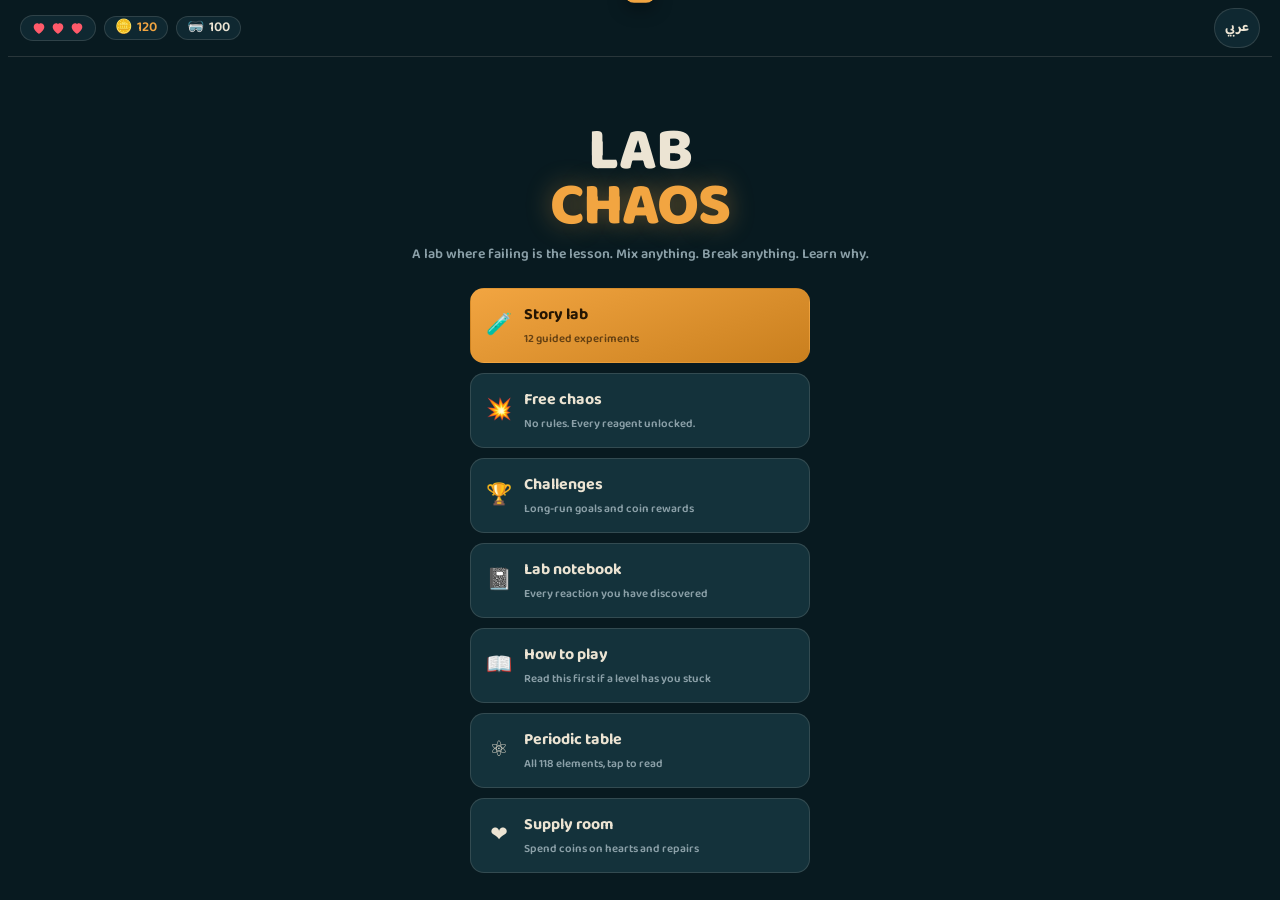
<file: index.html>
<!DOCTYPE html>
<html lang="en" dir="ltr">
<head>
<meta charset="utf-8">
<meta name="viewport" content="width=device-width, initial-scale=1, maximum-scale=1, user-scalable=no, viewport-fit=cover">
<title>Lab Chaos</title>
<link rel="preconnect" href="https://fonts.googleapis.com">
<link rel="preconnect" href="https://fonts.gstatic.com" crossorigin>
<link href="https://fonts.googleapis.com/css2?family=Baloo+Bhaijaan+2:wght@400;600;700;800&display=swap" rel="stylesheet">
<link rel="stylesheet" href="style.css">
</head>
<body>
<div id="app">

  <div id="hud">
    <div class="hud-pill" id="hearts"></div>
    <div class="hud-pill" id="coinBox"><span class="ic">🪙</span><span id="coins">0</span></div>
    <div class="hud-pill" id="safeBox"><span class="ic">🥽</span><span id="safety">100</span></div>
    <div class="spacer"></div>
    <button id="langBtn">عربي</button>
    <button id="homeBtn">✕</button>
  </div>


  <!-- HOME -->

  <section class="screen on" id="s-home">
    <div class="scroll">
      <h1 class="logo"><span class="l1" id="logo1">LAB</span><span class="l2" id="logo2">CHAOS</span></h1>
      <p class="tag" id="tagline"></p>
      <div class="menu">
        <button class="mbtn primary" data-go="levels"><span class="em">🧪</span><span><span data-t="mStory"></span><span class="sub" data-t="mStorySub"></span></span></button>
        <button class="mbtn" data-go="free"><span class="em">💥</span><span><span data-t="mFree"></span><span class="sub" data-t="mFreeSub"></span></span></button>
        <button class="mbtn" data-go="challenges"><span class="em">🏆</span><span><span data-t="mCh"></span><span class="sub" data-t="mChSub"></span></span></button>
        <button class="mbtn" data-go="notes"><span class="em">📓</span><span><span data-t="mNotes"></span><span class="sub" data-t="mNotesSub"></span></span></button>
        <button class="mbtn" data-go="guide"><span class="em">📖</span><span><span data-t="mGuide"></span><span class="sub" data-t="mGuideSub"></span></span></button>
        <button class="mbtn" data-go="pt"><span class="em">⚛️</span><span><span data-t="mPt"></span><span class="sub" data-t="mPtSub"></span></span></button>
        <button class="mbtn" data-go="shop"><span class="em">❤️</span><span><span data-t="mShop"></span><span class="sub" data-t="mShopSub"></span></span></button>
      </div>
    </div>
  </section>


  <!-- LEVELS -->

  <section class="screen" id="s-levels">
    <div class="scroll">
      <h2 class="title" data-t="lvTitle"></h2>
      <p class="lede" data-t="lvLede"></p>
      <div id="lvlList"></div>
    </div>
  </section>


  <!-- LAB -->

  <section class="screen" id="s-lab">
    <div id="task">
      <div class="tk"><span class="tl" id="taskLabel"></span><span id="taskText"></span></div>
      <button id="hintBtn">?</button>
    </div>
    <div id="stage">
      <div class="flicker"></div>
      <div class="wallshelf"><div class="board"></div></div>
      <div class="hood" id="hoodVis"><div class="sash"></div><div class="lbl" data-t="hoodLbl"></div></div>
      <div class="wallkit"><span>🧯</span><span>🚿</span></div>
      <div class="bench"></div>
      <div id="doc"></div>
      <div id="say"></div>
      <div id="beakerWrap"><div id="beakerSvg"></div><div id="bubbles"></div></div>
      <div id="fireLayer"></div>
      <div id="gasVeil"></div>
      <div id="flash"></div>
      <div id="emerg">
        <h3 id="emergTitle"></h3>
        <p id="emergText"></p>
        <div id="timerBar"><div id="timerFill"></div></div>
        <div class="erow">
          <button class="ebtn" data-e="ext"><span class="e">🧯</span><span data-t="eExt"></span></button>
          <button class="ebtn" data-e="hood"><span class="e">🌬️</span><span data-t="eHood"></span></button>
          <button class="ebtn" data-e="shower"><span class="e">🚿</span><span data-t="eShower"></span></button>
        </div>
      </div>
      <div id="sheet">
        <div class="grab"></div>
        <div class="body">
          <div class="verdict" id="vTitle"></div>
          <div class="eq" id="vEq"></div>
          <div class="why" id="vWhy"></div>
          <div class="lesson" id="vLesson"></div>
          <div class="deltas" id="vDeltas"></div>
        </div>
        <div id="sheetBtns">
          <button class="sbtn" id="sAgain"></button>
          <button class="sbtn go" id="sNext"></button>
        </div>
      </div>
    </div>
    <div id="controls">
      <div class="row">
        <button class="gear" data-gear="goggles"><span class="g">🥽</span><span data-t="gGoggles"></span></button>
        <button class="gear" data-gear="gloves"><span class="g">🧤</span><span data-t="gGloves"></span></button>
        <button class="gear" data-gear="hood"><span class="g">🌬️</span><span data-t="gHood"></span></button>
        <button class="gear" data-gear="shield"><span class="g">🛡️</span><span data-t="gShield"></span></button>
      </div>
      <div id="slots">
        <button class="slot" data-slot="0"></button>
        <button class="slot" data-slot="1"></button>
        <button id="mixBtn" disabled></button>
      </div>
      <div id="shelf"></div>
    </div>
  </section>


  <!-- NOTES -->

  <section class="screen" id="s-notes">
    <div class="scroll">
      <h2 class="title" data-t="nTitle"></h2>
      <p class="lede" id="nLede"></p>
      <div id="noteList"></div>
    </div>
  </section>


  <!-- CHALLENGES -->

  <section class="screen" id="s-challenges">
    <div class="scroll">
      <h2 class="title" data-t="cTitle"></h2>
      <p class="lede" data-t="cLede"></p>
      <div id="chList"></div>
    </div>
  </section>


  <!-- SHOP -->

  <section class="screen" id="s-shop">
    <div class="scroll">
      <h2 class="title" data-t="shTitle"></h2>
      <p class="lede" data-t="shLede"></p>
      <div id="shopList"></div>
    </div>
  </section>


  <!-- GUIDE -->

  <section class="screen" id="s-guide">
    <div class="scroll">
      <h2 class="title" data-t="guTitle"></h2>
      <p class="lede" data-t="guLede"></p>
      <div id="guideBody"></div>
    </div>
  </section>


  <!-- PERIODIC -->

  <section class="screen" id="s-pt">
    <div style="padding:12px 14px 0"><h2 class="title" data-t="pTitle"></h2><p class="lede" data-t="pLede"></p></div>
    <div id="ptWrap"><div id="pt"></div><div class="legend" id="ptLegend"></div><p class="ptnote" data-t="pNote"></p></div>
    <div id="elModal"><div id="elCard"></div></div>
  </section>

  <div id="coach"><div id="coachCard">
    <div class="ch-step" id="coachStep"></div>
    <h3 id="coachTitle"></h3>
    <p id="coachText"></p>
    <div class="ch-btns">
      <button class="sbtn" id="coachSkip"></button>
      <button class="sbtn go" id="coachNext"></button>
    </div>
  </div></div>

  <div id="toast"></div>
</div>

<!-- =================================================================== -->
<!-- JAVASCRIPT SECTION: game data, state, rules, rendering and events   -->
<!-- =================================================================== -->
<script src="game.js"></script>
</body>
</html>
</file>
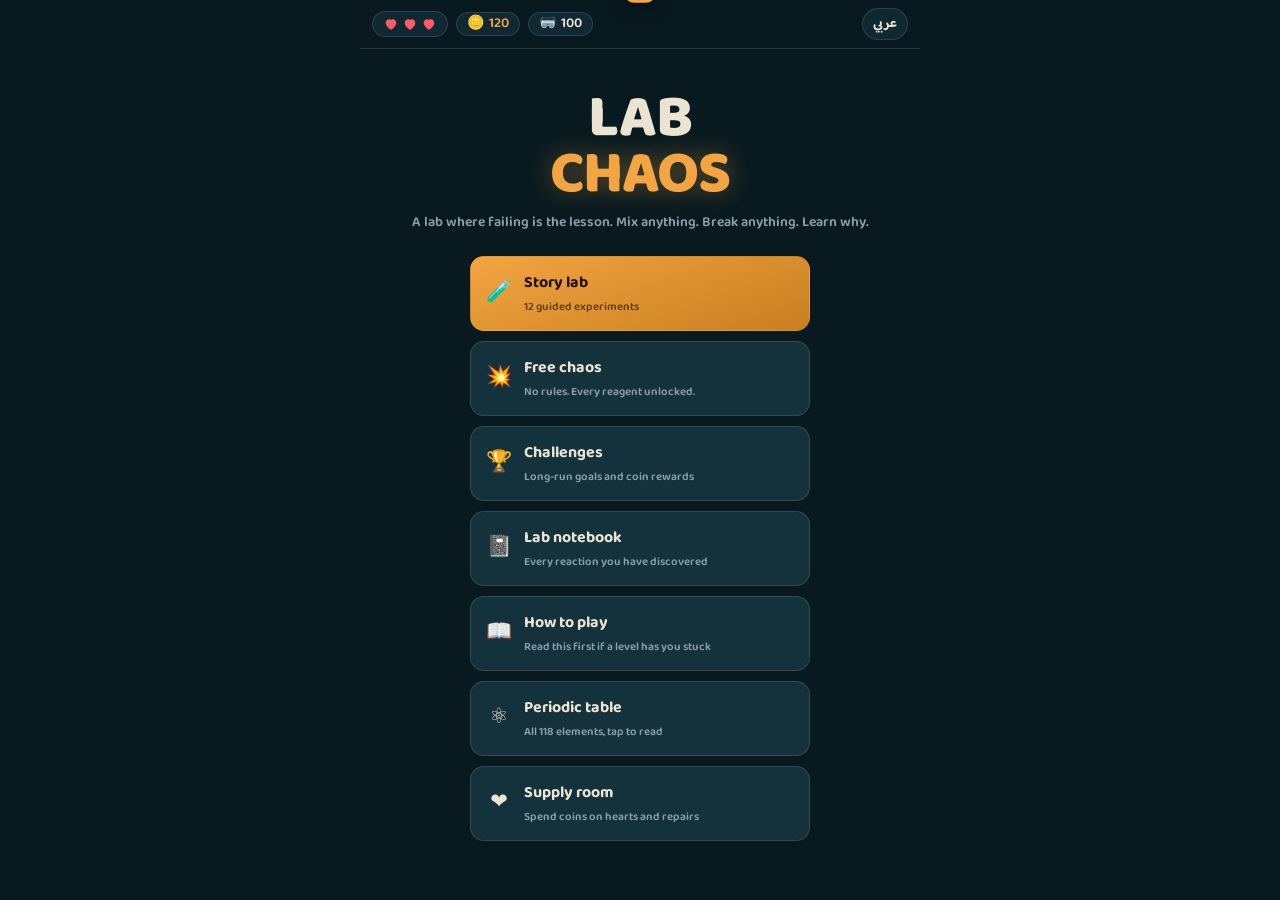
<file: lab-chaos.html>
<!DOCTYPE html>
<html lang="en" dir="ltr">
<head>
<meta charset="utf-8">
<meta name="viewport" content="width=device-width, initial-scale=1, maximum-scale=1, user-scalable=no, viewport-fit=cover">
<title>Lab Chaos</title>
<link rel="preconnect" href="https://fonts.googleapis.com">
<link rel="preconnect" href="https://fonts.gstatic.com" crossorigin>
<link href="https://fonts.googleapis.com/css2?family=Baloo+Bhaijaan+2:wght@400;600;700;800&display=swap" rel="stylesheet">
<style>
:root{
  --wall:#123540; --wall2:#0b232b; --wall3:#081a20;
  --bench:#4d3a2a; --bench2:#33251a; --bench3:#5e4835;
  --bone:#ece4d3; 
  --dim:#8ba0a8;
  --amber:#f2a541; --amber2:#c97f1e;
  --lilac:#b06fd0;
  --cuprite:#2f8fbf;
  --danger:#e0523c;
  --heart:#ff5a6a;
  --good:#5fd08a;
  --tox:#a8d84a;
  --glass:rgba(233,245,250,.16);
  --card:#14323b;
  --card2:#0f2831;
  --line:rgba(236,228,211,.14);
  --r:14px;
}
*{box-sizing:border-box;-webkit-tap-highlight-color:transparent}
html,body{margin:0;padding:0;height:100%;overflow:hidden;overscroll-behavior:none}
body{
  background:var(--wall3);
  color:var(--bone);
  font-family:"Baloo Bhaijaan 2","Segoe UI",Tahoma,system-ui,sans-serif;
  font-weight:600;
  -webkit-font-smoothing:antialiased;
  user-select:none;
}
button{font-family:inherit;font-weight:700;color:inherit;border:0;background:none;cursor:pointer}
#app{
  position:fixed;inset:0;display:flex;flex-direction:column;
  max-width:560px;margin:0 auto;
  background:var(--wall3);
  padding-top:env(safe-area-inset-top);
  padding-bottom:env(safe-area-inset-bottom);
}

/* ---------- HUD ---------- */
#hud{
  flex:0 0 auto;display:flex;align-items:center;gap:8px;
  padding:8px 12px;background:var(--wall3);
  border-bottom:1px solid var(--line);z-index:40;
}
.hud-pill{
  display:flex;align-items:center;gap:5px;
  background:var(--card2);border:1px solid var(--line);
  border-radius:999px;padding:4px 10px;font-size:14px;line-height:1;
}
.hud-pill .ic{font-size:14px}
#hearts{display:flex;gap:3px;align-items:center}
.hp{width:16px;height:16px;transition:transform .25s,opacity .25s}
.hp.gone{opacity:.22;transform:scale(.78)}
.hp.pulse{animation:hbeat .5s}
@keyframes hbeat{0%,100%{transform:scale(1)}40%{transform:scale(1.5)}}
#coinBox{color:var(--amber)}
#hud .spacer{flex:1}
#langBtn{
  background:var(--card2);border:1px solid var(--line);border-radius:999px;
  padding:4px 10px;font-size:13px;
}
#homeBtn{
  background:var(--card2);border:1px solid var(--line);border-radius:999px;
  width:30px;height:30px;display:flex;align-items:center;justify-content:center;font-size:15px;
}

/* ---------- screens ---------- */
.screen{
  flex:1;min-height:0;display:none;flex-direction:column;
}
.screen.on{display:flex}
.scroll{flex:1;min-height:0;overflow-y:auto;-webkit-overflow-scrolling:touch;padding:14px 14px 28px}

/* ---------- home ---------- */
#s-home .scroll{display:flex;flex-direction:column;justify-content:center;text-align:center}
.logo{
  font-size:clamp(38px,13vw,60px);font-weight:800;line-height:.92;
  letter-spacing:-.02em;margin:0 0 2px;
}
.logo .l2{display:block;color:var(--amber);text-shadow:0 0 26px rgba(242,165,65,.4)}
.tag{color:var(--dim);font-size:14px;font-weight:600;margin:6px 0 22px;line-height:1.5}
.menu{display:flex;flex-direction:column;gap:10px;max-width:340px;width:100%;margin:0 auto}
.mbtn{
  display:flex;align-items:center;gap:12px;text-align:start;
  background:var(--card);border:1px solid var(--line);border-radius:var(--r);
  padding:13px 15px;font-size:16px;transition:transform .12s,background .15s;
}
.mbtn:active{transform:scale(.975);background:#19404b}
.mbtn .em{font-size:21px;width:26px;text-align:center;flex:0 0 auto}
.mbtn .sub{display:block;font-size:11.5px;color:var(--dim);font-weight:600;margin-top:1px}
.mbtn.primary{background:linear-gradient(160deg,var(--amber) 0%,var(--amber2) 100%);color:#241503;border-color:transparent}
.mbtn.primary .sub{color:rgba(36,21,3,.66)}

/* ---------- lab ---------- */
#s-lab{position:relative}
#task{
  flex:0 0 auto;margin:8px 12px 0;padding:9px 12px;
  background:var(--card);border:1px solid var(--line);border-inline-start:3px solid var(--amber);
  border-radius:10px;font-size:13px;line-height:1.35;
}
#task .tl{color:var(--amber);font-size:11px;display:block;margin-bottom:1px}
#stage{
  flex:1;min-height:0;position:relative;overflow:hidden;
  margin:8px 0 0;
  background:
    radial-gradient(120% 80% at 50% 0%,#1a4855 0%,var(--wall) 45%,var(--wall2) 100%);
}
#stage.shake{animation:shk .32s linear infinite}
@keyframes shk{
  0%{transform:translate(0,0)}25%{transform:translate(-3px,2px)}
  50%{transform:translate(3px,-2px)}75%{transform:translate(-2px,-2px)}
  100%{transform:translate(0,0)}
}
.flicker{position:absolute;inset:0;background:rgba(180,230,240,.045);animation:flk 7s infinite;pointer-events:none}
@keyframes flk{0%,96%,100%{opacity:1}97%{opacity:.25}98%{opacity:.9}99%{opacity:.35}}

/* shelf on wall */
.wallshelf{position:absolute;top:9%;left:0;right:0;height:34px}
.wallshelf .board{position:absolute;bottom:0;left:6%;right:6%;height:5px;background:var(--bench2);border-radius:2px}
.wallshelf .jar{position:absolute;bottom:5px;width:11px;height:19px;border-radius:2px 2px 3px 3px;opacity:.5}
.hood{
  position:absolute;top:14%;inset-inline-end:3%;width:26%;height:30%;
  border:2px solid rgba(236,228,211,.2);border-radius:6px;
  background:linear-gradient(180deg,rgba(120,200,220,.10),rgba(120,200,220,.02));
}
.hood .sash{position:absolute;left:0;right:0;top:0;background:rgba(160,220,235,.16);
  border-bottom:2px solid rgba(236,228,211,.3);transition:height .4s;height:70%}
.hood.open .sash{height:14%}
.hood .lbl{position:absolute;bottom:3px;left:0;right:0;text-align:center;font-size:8.5px;color:var(--dim)}
.wallkit{position:absolute;top:15%;inset-inline-start:4%;display:flex;flex-direction:column;gap:9px;font-size:17px;opacity:.75}

/* bench */
.bench{position:absolute;left:0;right:0;bottom:0;height:26%;
  background:linear-gradient(180deg,var(--bench3) 0 9px,var(--bench) 9px,var(--bench2) 100%);
  border-top:2px solid #6b5340;
}
.bench::after{content:"";position:absolute;top:12px;left:8%;width:26%;height:2px;background:rgba(0,0,0,.32);border-radius:2px}
.bench::before{content:"";position:absolute;top:22px;inset-inline-end:14%;width:16%;height:3px;background:rgba(0,0,0,.25);border-radius:2px;filter:blur(.4px)}

/* character */
#doc{position:absolute;bottom:24%;inset-inline-start:6%;width:74px;transition:transform .2s}
#doc.panic{animation:jump .4s infinite}
@keyframes jump{0%,100%{transform:translateY(0)}50%{transform:translateY(-6px)}}

/* beaker */
#beakerWrap{position:absolute;bottom:20%;left:50%;transform:translateX(-50%);width:132px;filter:drop-shadow(0 6px 14px rgba(0,0,0,.5))}
#bubbles{position:absolute;inset:0;pointer-events:none}
.bub{position:absolute;border-radius:50%;background:rgba(255,255,255,.62);animation:rise linear forwards}
@keyframes rise{0%{transform:translateY(0) scale(.6);opacity:.9}100%{transform:translateY(-62px) scale(1.15);opacity:0}}
.steam{position:absolute;bottom:56%;left:50%;width:15px;height:15px;border-radius:50%;
  background:rgba(255,255,255,.3);filter:blur(4px);animation:steamUp 2s ease-out forwards}
@keyframes steamUp{0%{transform:translate(-50%,0) scale(.5);opacity:.75}100%{transform:translate(-50%,-90px) scale(2.4);opacity:0}}
#gasVeil{position:absolute;inset:0;background:radial-gradient(circle at 50% 70%,rgba(168,216,74,.55),rgba(168,216,74,0) 70%);opacity:0;transition:opacity .7s;pointer-events:none}
#flash{position:absolute;inset:0;background:#fff;opacity:0;pointer-events:none;transition:opacity .45s}
#fireLayer{position:absolute;inset:0;pointer-events:none;opacity:0;transition:opacity .3s;
  background:radial-gradient(circle at 50% 78%,rgba(242,120,40,.65),rgba(242,60,20,0) 62%)}

/* speech */
#say{
  position:absolute;bottom:44%;inset-inline-start:4%;max-width:52%;
  background:var(--bone);color:#16303a;border-radius:10px;padding:6px 9px;
  font-size:11.5px;line-height:1.3;opacity:0;transition:opacity .25s;font-weight:700;
}
#say.on{opacity:1}

/* ---------- controls ---------- */
#controls{flex:0 0 auto;background:var(--wall3);border-top:1px solid var(--line);padding:8px 10px 10px}
.row{display:flex;gap:7px;align-items:center}
.gear{
  flex:1;display:flex;flex-direction:column;align-items:center;gap:1px;
  background:var(--card2);border:1px solid var(--line);border-radius:10px;padding:5px 2px;
  font-size:9.5px;color:var(--dim);transition:background .15s,border-color .15s,color .15s;
}
.gear .g{font-size:16px;filter:grayscale(1) opacity(.5);transition:filter .15s}
.gear.on{background:#1d4a3a;border-color:#3f8f6a;color:#9fe0bd}
.gear.on .g{filter:none}

#slots{display:flex;gap:7px;margin:7px 0}
.slot{
  flex:1;height:46px;border-radius:10px;border:1.5px dashed rgba(236,228,211,.25);
  display:flex;flex-direction:column;align-items:center;justify-content:center;gap:0;
  background:var(--card2);font-size:9px;color:var(--dim);position:relative;overflow:hidden;
}
.slot.filled{border-style:solid;border-color:var(--amber);color:var(--bone)}
.slot .sym{font-size:15px;font-weight:800;line-height:1.05}
.slot .nm{font-size:8.5px;opacity:.72;line-height:1.1;padding:0 3px;text-align:center}
.slot .swatch{position:absolute;top:0;left:0;right:0;height:3px}
#mixBtn{
  flex:0 0 88px;height:46px;border-radius:10px;
  background:linear-gradient(160deg,var(--amber),var(--amber2));color:#241503;
  font-size:16px;font-weight:800;transition:transform .12s,filter .2s;
}
#mixBtn:disabled{filter:grayscale(.75) brightness(.62)}
#mixBtn:active:not(:disabled){transform:scale(.95)}

#shelf{display:flex;gap:6px;overflow-x:auto;padding:2px 0 4px;scrollbar-width:none}
#shelf::-webkit-scrollbar{display:none}
.rg{
  flex:0 0 auto;width:58px;border-radius:10px;background:var(--card);
  border:1px solid var(--line);padding:5px 3px 4px;
  display:flex;flex-direction:column;align-items:center;gap:2px;transition:transform .12s,border-color .15s;
}
.rg:active{transform:scale(.93)}
.rg.sel{border-color:var(--amber);background:#1c4351}
.bottle{width:19px;height:26px;border-radius:3px 3px 5px 5px;position:relative;box-shadow:inset -3px 0 5px rgba(0,0,0,.3)}
.bottle::before{content:"";position:absolute;top:-4px;left:50%;transform:translateX(-50%);width:8px;height:5px;background:#7d6a55;border-radius:2px}
.bottle .sh{position:absolute;top:3px;left:2.5px;width:2.5px;height:60%;background:rgba(255,255,255,.5);border-radius:2px}
.rg .s{font-size:10.5px;font-weight:800;line-height:1.1}
.rg .n{font-size:7.5px;color:var(--dim);line-height:1.05;text-align:center;height:17px;overflow:hidden}

/* emergency */
#emerg{
  position:absolute;inset:0;background:rgba(8,26,32,.9);backdrop-filter:blur(2px);
  display:none;flex-direction:column;align-items:center;justify-content:center;gap:12px;z-index:60;padding:20px;
}
#emerg.on{display:flex}
#emerg h3{margin:0;font-size:21px;color:var(--danger);text-align:center}
#emerg p{margin:0;font-size:13px;color:var(--dim);text-align:center;max-width:280px;line-height:1.4}
#timerBar{width:190px;height:7px;background:var(--card2);border-radius:4px;overflow:hidden}
#timerFill{height:100%;width:100%;background:var(--danger);transition:width .1s linear}
.erow{display:flex;gap:10px}
.ebtn{
  width:80px;height:80px;border-radius:16px;background:var(--card);border:1.5px solid var(--line);
  display:flex;flex-direction:column;align-items:center;justify-content:center;gap:3px;font-size:10px;color:var(--dim);
}
.ebtn .e{font-size:29px}
.ebtn:active{transform:scale(.94);border-color:var(--amber)}

/* ---------- result sheet ---------- */
#sheet{
  position:absolute;inset-inline:0;bottom:0;z-index:70;
  background:var(--card);border-radius:20px 20px 0 0;border-top:2px solid var(--line);
  transform:translateY(105%);transition:transform .34s cubic-bezier(.2,.9,.3,1);
  max-height:82%;display:flex;flex-direction:column;
}
#sheet.on{transform:translateY(0)}
#sheet .grab{width:38px;height:4px;border-radius:3px;background:rgba(236,228,211,.25);margin:8px auto 2px;flex:0 0 auto}
#sheet .body{overflow-y:auto;padding:8px 16px 14px}
#sheet .verdict{font-size:23px;font-weight:800;margin:2px 0 1px;display:flex;align-items:center;gap:7px}
#sheet .eq{
  font-size:13.5px;color:var(--bone);background:var(--card2);border:1px solid var(--line);
  border-radius:9px;padding:7px 10px;margin:8px 0;direction:ltr;text-align:center;letter-spacing:.02em;
}
#sheet .why{font-size:13.5px;line-height:1.55;color:#cfdde2;font-weight:600}
#sheet .why b{color:var(--amber);font-weight:800}
#sheet .lesson{
  margin-top:9px;padding:9px 11px;background:rgba(242,165,65,.09);
  border-inline-start:3px solid var(--amber);border-radius:0 9px 9px 0;font-size:12.5px;line-height:1.5;
}
#sheet .deltas{display:flex;gap:7px;flex-wrap:wrap;margin-top:10px}
.delta{font-size:12px;border-radius:999px;padding:3px 10px;background:var(--card2);border:1px solid var(--line)}
.delta.pos{color:var(--good)}.delta.neg{color:var(--danger)}
#sheetBtns{display:flex;gap:8px;padding:0 16px 16px;flex:0 0 auto}
.sbtn{flex:1;padding:12px;border-radius:11px;background:var(--card2);border:1px solid var(--line);font-size:14px}
.sbtn.go{background:linear-gradient(160deg,var(--amber),var(--amber2));color:#241503;border-color:transparent}

/* ---------- generic cards ---------- */
h2.title{font-size:25px;margin:2px 0 3px;font-weight:800}
p.lede{color:var(--dim);font-size:12.5px;margin:0 0 15px;line-height:1.5}
.lvl{
  display:flex;align-items:center;gap:11px;background:var(--card);border:1px solid var(--line);
  border-radius:12px;padding:11px 12px;margin-bottom:8px;text-align:start;width:100%;
}
.lvl:active{transform:scale(.985)}
.lvl.locked{opacity:.42}
.lvl .num{
  flex:0 0 34px;height:34px;border-radius:9px;background:var(--card2);border:1px solid var(--line);
  display:flex;align-items:center;justify-content:center;font-size:14px;font-weight:800;
}
.lvl.done .num{background:var(--good);color:#08221a;border-color:transparent}
.lvl .t{flex:1;min-width:0}
.lvl .t .a{font-size:14.5px;line-height:1.2}
.lvl .t .b{font-size:11px;color:var(--dim);line-height:1.3;margin-top:2px}
.lvl .st{font-size:16px;flex:0 0 auto}

.note{background:var(--card);border:1px solid var(--line);border-radius:12px;padding:11px 12px;margin-bottom:8px}
.note .h{display:flex;align-items:center;gap:7px;font-size:14.5px}
.note .eqn{font-size:12px;color:var(--amber);direction:ltr;margin:5px 0 4px;font-weight:700}
.note .d{font-size:12.5px;color:#cfdde2;line-height:1.5;font-weight:600}
.empty{text-align:center;color:var(--dim);font-size:13px;padding:44px 20px;line-height:1.6}

.ch{display:flex;gap:11px;align-items:center;background:var(--card);border:1px solid var(--line);border-radius:12px;padding:11px 12px;margin-bottom:8px}
.ch.done{border-color:rgba(95,208,138,.5);background:rgba(95,208,138,.07)}
.ch .ci{font-size:22px;flex:0 0 auto}
.ch .cb{flex:1;min-width:0}
.ch .cn{font-size:14px}
.ch .cd{font-size:11px;color:var(--dim);margin-top:1px;line-height:1.35}
.bar{height:5px;background:var(--card2);border-radius:3px;margin-top:6px;overflow:hidden}
.bar i{display:block;height:100%;background:var(--amber);border-radius:3px;transition:width .4s}
.ch .cr{font-size:12px;color:var(--amber);flex:0 0 auto;font-weight:800}

/* periodic */
#ptWrap{flex:1;min-height:0;overflow:auto;padding:10px 12px 24px;-webkit-overflow-scrolling:touch}
#pt{display:grid;grid-template-columns:repeat(18,30px);gap:2.5px;width:max-content;margin:0 auto}
.el{
  height:30px;border-radius:4px;display:flex;flex-direction:column;align-items:center;justify-content:center;
  font-size:10px;font-weight:800;line-height:1;color:#0b1c22;position:relative;
}
.el .z{position:absolute;top:1.5px;inset-inline-start:2.5px;font-size:6px;opacity:.65;font-weight:700}
.el.have{outline:2px solid var(--amber);outline-offset:-2px}
.legend{display:flex;flex-wrap:wrap;gap:5px;justify-content:center;margin:11px auto 0;max-width:420px}
.lg{font-size:9.5px;padding:2.5px 7px;border-radius:999px;color:#0b1c22;font-weight:700}
.ptnote{text-align:center;color:var(--dim);font-size:11px;margin-top:9px;line-height:1.5}

#elModal{
  position:absolute;inset:0;z-index:80;display:none;align-items:center;justify-content:center;padding:22px;
  background:rgba(8,26,32,.8);backdrop-filter:blur(3px);
}
#elModal.on{display:flex}
#elCard{background:var(--card);border:1px solid var(--line);border-radius:18px;padding:18px;width:100%;max-width:300px;text-align:center}
#elCard .big{font-size:52px;font-weight:800;line-height:1}
#elCard .nm{font-size:19px;margin-top:2px}
#elCard .meta{color:var(--dim);font-size:12.5px;margin-top:7px;line-height:1.6}
#elCard .cat{display:inline-block;margin-top:9px;font-size:11px;padding:3px 11px;border-radius:999px;color:#0b1c22;font-weight:700}

#toast{
  position:absolute;top:10px;left:50%;transform:translateX(-50%) translateY(-140%);
  background:var(--amber);color:#241503;padding:9px 15px;border-radius:999px;font-size:13px;
  z-index:90;transition:transform .35s;white-space:nowrap;box-shadow:0 6px 18px rgba(0,0,0,.4);max-width:92%;
}
#toast.on{transform:translateX(-50%) translateY(0)}

@media (prefers-reduced-motion:reduce){
  *,*::before,*::after{animation-duration:.001ms!important;animation-iteration-count:1!important;transition-duration:.01ms!important}
  .flicker{display:none}
}
button:focus-visible,.el:focus-visible{outline:2.5px solid var(--amber);outline-offset:2px}
@media (max-height:640px){
  #beakerWrap{width:110px}
  #doc{width:62px}
  .rg{width:54px}
  #task{font-size:12px;padding:7px 10px}
}
#task{display:flex;align-items:center;gap:8px}
#task .tk{flex:1;min-width:0}
#hintBtn{
  flex:0 0 auto;width:27px;height:27px;border-radius:50%;
  background:var(--card2);border:1px solid var(--amber);color:var(--amber);
  font-size:14px;font-weight:800;line-height:1;
}
#hintBtn.on{background:var(--amber);color:#241503}
.hintchips{display:flex;gap:6px;flex-wrap:wrap;margin-top:6px}
.hintchip{
  display:flex;align-items:center;gap:5px;background:var(--card2);
  border:1px solid var(--amber);border-radius:999px;padding:3px 9px;font-size:11px;
}
.hintchip i{width:9px;height:9px;border-radius:2px;display:block}
.hintgear{font-size:11px;color:var(--amber);margin-top:5px}

/* guide */
.gsec{background:var(--card);border:1px solid var(--line);border-radius:12px;padding:12px 13px;margin-bottom:9px}
.gsec h3{margin:0 0 3px;font-size:15px;color:var(--amber)}
.gsec p{margin:0 0 7px;font-size:12.5px;line-height:1.55;color:#cfdde2;font-weight:600}
.gstep{display:flex;gap:9px;align-items:flex-start;margin-bottom:7px}
.gstep .n{
  flex:0 0 20px;height:20px;border-radius:50%;background:var(--amber);color:#241503;
  display:flex;align-items:center;justify-content:center;font-size:11px;font-weight:800;margin-top:1px;
}
.gstep .x{flex:1;font-size:12.5px;line-height:1.5;color:#cfdde2;font-weight:600}
.grow{display:flex;gap:9px;align-items:flex-start;margin-bottom:6px;font-size:12.5px;line-height:1.5;color:#cfdde2;font-weight:600}
.grow .k{flex:0 0 76px;color:var(--bone);font-weight:800}
.gwalk{width:100%;text-align:start;background:var(--card2);border:1px solid var(--line);border-radius:10px;padding:9px 11px;margin-bottom:6px}
.gwalk .q{font-size:13px;display:flex;justify-content:space-between;gap:8px;align-items:center}
.gwalk .q b{color:var(--amber);font-weight:800}
.gwalk .a{font-size:12px;color:#cfdde2;line-height:1.5;margin-top:6px;display:none;font-weight:600}
.gwalk.open .a{display:block}

/* coach */
#coach{position:absolute;inset:0;z-index:95;display:none;align-items:center;justify-content:center;
  padding:24px;background:rgba(8,26,32,.86);backdrop-filter:blur(3px)}
#coach.on{display:flex}
#coachCard{background:var(--card);border:1px solid var(--line);border-radius:18px;padding:18px;width:100%;max-width:320px}
#coachCard .ch-step{font-size:11px;color:var(--amber);margin-bottom:3px}
#coachCard h3{margin:0 0 6px;font-size:18px}
#coachCard p{margin:0;font-size:13px;line-height:1.6;color:#cfdde2;font-weight:600}
#coachCard .ch-btns{display:flex;gap:8px;margin-top:15px}

[dir=rtl] #sheet .lesson{border-radius:9px 0 0 9px}
[dir=rtl] .logo{letter-spacing:0}
</style>
</head>
<body>
<div id="app">

  <div id="hud">
    <div class="hud-pill" id="hearts"></div>
    <div class="hud-pill" id="coinBox"><span class="ic">🪙</span><span id="coins">0</span></div>
    <div class="hud-pill" id="safeBox"><span class="ic">🥽</span><span id="safety">100</span></div>
    <div class="spacer"></div>
    <button id="langBtn">عربي</button>
    <button id="homeBtn">✕</button>
  </div>

  <!-- HOME -->
  <section class="screen on" id="s-home">
    <div class="scroll">
      <h1 class="logo"><span class="l1" id="logo1">LAB</span><span class="l2" id="logo2">CHAOS</span></h1>
      <p class="tag" id="tagline"></p>
      <div class="menu">
        <button class="mbtn primary" data-go="levels"><span class="em">🧪</span><span><span data-t="mStory"></span><span class="sub" data-t="mStorySub"></span></span></button>
        <button class="mbtn" data-go="free"><span class="em">💥</span><span><span data-t="mFree"></span><span class="sub" data-t="mFreeSub"></span></span></button>
        <button class="mbtn" data-go="challenges"><span class="em">🏆</span><span><span data-t="mCh"></span><span class="sub" data-t="mChSub"></span></span></button>
        <button class="mbtn" data-go="notes"><span class="em">📓</span><span><span data-t="mNotes"></span><span class="sub" data-t="mNotesSub"></span></span></button>
        <button class="mbtn" data-go="guide"><span class="em">📖</span><span><span data-t="mGuide"></span><span class="sub" data-t="mGuideSub"></span></span></button>
        <button class="mbtn" data-go="pt"><span class="em">⚛️</span><span><span data-t="mPt"></span><span class="sub" data-t="mPtSub"></span></span></button>
        <button class="mbtn" data-go="shop"><span class="em">❤️</span><span><span data-t="mShop"></span><span class="sub" data-t="mShopSub"></span></span></button>
      </div>
    </div>
  </section>

  <!-- LEVELS -->
  <section class="screen" id="s-levels">
    <div class="scroll">
      <h2 class="title" data-t="lvTitle"></h2>
      <p class="lede" data-t="lvLede"></p>
      <div id="lvlList"></div>
    </div>
  </section>

  <!-- LAB -->
  <section class="screen" id="s-lab">
    <div id="task">
      <div class="tk"><span class="tl" id="taskLabel"></span><span id="taskText"></span></div>
      <button id="hintBtn">?</button>
    </div>
    <div id="stage">
      <div class="flicker"></div>
      <div class="wallshelf"><div class="board"></div></div>
      <div class="hood" id="hoodVis"><div class="sash"></div><div class="lbl" data-t="hoodLbl"></div></div>
      <div class="wallkit"><span>🧯</span><span>🚿</span></div>
      <div class="bench"></div>
      <div id="doc"></div>
      <div id="say"></div>
      <div id="beakerWrap"><div id="beakerSvg"></div><div id="bubbles"></div></div>
      <div id="fireLayer"></div>
      <div id="gasVeil"></div>
      <div id="flash"></div>
      <div id="emerg">
        <h3 id="emergTitle"></h3>
        <p id="emergText"></p>
        <div id="timerBar"><div id="timerFill"></div></div>
        <div class="erow">
          <button class="ebtn" data-e="ext"><span class="e">🧯</span><span data-t="eExt"></span></button>
          <button class="ebtn" data-e="hood"><span class="e">🌬️</span><span data-t="eHood"></span></button>
          <button class="ebtn" data-e="shower"><span class="e">🚿</span><span data-t="eShower"></span></button>
        </div>
      </div>
      <div id="sheet">
        <div class="grab"></div>
        <div class="body">
          <div class="verdict" id="vTitle"></div>
          <div class="eq" id="vEq"></div>
          <div class="why" id="vWhy"></div>
          <div class="lesson" id="vLesson"></div>
          <div class="deltas" id="vDeltas"></div>
        </div>
        <div id="sheetBtns">
          <button class="sbtn" id="sAgain"></button>
          <button class="sbtn go" id="sNext"></button>
        </div>
      </div>
    </div>
    <div id="controls">
      <div class="row">
        <button class="gear" data-gear="goggles"><span class="g">🥽</span><span data-t="gGoggles"></span></button>
        <button class="gear" data-gear="gloves"><span class="g">🧤</span><span data-t="gGloves"></span></button>
        <button class="gear" data-gear="hood"><span class="g">🌬️</span><span data-t="gHood"></span></button>
        <button class="gear" data-gear="shield"><span class="g">🛡️</span><span data-t="gShield"></span></button>
      </div>
      <div id="slots">
        <button class="slot" data-slot="0"></button>
        <button class="slot" data-slot="1"></button>
        <button id="mixBtn" disabled></button>
      </div>
      <div id="shelf"></div>
    </div>
  </section>

  <!-- NOTES -->
  <section class="screen" id="s-notes">
    <div class="scroll">
      <h2 class="title" data-t="nTitle"></h2>
      <p class="lede" id="nLede"></p>
      <div id="noteList"></div>
    </div>
  </section>

  <!-- CHALLENGES -->
  <section class="screen" id="s-challenges">
    <div class="scroll">
      <h2 class="title" data-t="cTitle"></h2>
      <p class="lede" data-t="cLede"></p>
      <div id="chList"></div>
    </div>
  </section>

  <!-- SHOP -->
  <section class="screen" id="s-shop">
    <div class="scroll">
      <h2 class="title" data-t="shTitle"></h2>
      <p class="lede" data-t="shLede"></p>
      <div id="shopList"></div>
    </div>
  </section>

  <!-- GUIDE -->
  <section class="screen" id="s-guide">
    <div class="scroll">
      <h2 class="title" data-t="guTitle"></h2>
      <p class="lede" data-t="guLede"></p>
      <div id="guideBody"></div>
    </div>
  </section>

  <!-- PERIODIC -->
  <section class="screen" id="s-pt">
    <div style="padding:12px 14px 0"><h2 class="title" data-t="pTitle"></h2><p class="lede" data-t="pLede"></p></div>
    <div id="ptWrap"><div id="pt"></div><div class="legend" id="ptLegend"></div><p class="ptnote" data-t="pNote"></p></div>
    <div id="elModal"><div id="elCard"></div></div>
  </section>

  <div id="coach"><div id="coachCard">
    <div class="ch-step" id="coachStep"></div>
    <h3 id="coachTitle"></h3>
    <p id="coachText"></p>
    <div class="ch-btns">
      <button class="sbtn" id="coachSkip"></button>
      <button class="sbtn go" id="coachNext"></button>
    </div>
  </div></div>

  <div id="toast"></div>
</div>
<script>
/* ============ LAB CHAOS ============ */
var L = 'en';
var T = {
  en:{
    tagline:"A lab where failing is the lesson.\nMix anything. Break anything. Learn why.",
    mStory:"Story lab", mStorySub:"12 guided experiments",
    mFree:"Free chaos", mFreeSub:"No rules. Every reagent unlocked.",
    mCh:"Challenges", mChSub:"Long-run goals and coin rewards",
    mNotes:"Lab notebook", mNotesSub:"Every reaction you have discovered",
    mPt:"Periodic table", mPtSub:"All 118 elements, tap to read",
    mShop:"Supply room", mShopSub:"Spend coins on hearts and repairs",
    lvTitle:"Story lab", lvLede:"Each level teaches one idea. Finish it to unlock the next.",
    nTitle:"Lab notebook", nTitleSub:"",
    cTitle:"Challenges", cLede:"These track across every mode. Rewards pay out once.",
    shTitle:"Supply room", shLede:"Explosions cost money. This is where it comes back.",
    pTitle:"Periodic table", pLede:"Scroll sideways. Elements outlined in amber are on your shelf.",
    pNote:"Tap any element for its name, mass and family.",
    hoodLbl:"FUME HOOD",
    gGoggles:"Goggles", gGloves:"Gloves", gHood:"Hood", gShield:"Shield",
    slotEmpty:"tap a\nreagent", mix:"MIX",
    taskLabel:"OBJECTIVE", freeTask:"Free chaos. No objective, no timer. Mix whatever you want and read what happens.",
    eExt:"Extinguisher", eHood:"Open hood", eShower:"Shower",
    emergFire:"FIRE IN THE BEAKER", emergGas:"GAS ESCAPING", emergSpill:"SPILL ON YOUR HANDS",
    emergText:"Three seconds. Pick the right control.",
    again:"Mix again", next:"Next level", backHome:"Back to lab menu", retry:"Retry level",
    saved:"Saved to notebook",
    noNotes:"Your notebook is empty.\nGo mix something and it will fill up on its own.",
    notesCount:"@a of @b reactions discovered.",
    lockedTxt:"Finish the level before it",
    goalDone:"Objective complete",
    hpLost:"−1 heart", hpNone:"Out of hearts. Buy one in the supply room, or keep playing in free chaos.",
    buyHeart:"Refill one heart", buyHeartD:"Back to the bench with a full heart.",
    repair:"Repair the lab", repairD:"Clears the damage penalty on your safety score.",
    restock:"Restock shelf", restockD:"A small coin top-up for finishing your reagents.",
    buy:"Buy", owned:"Full", cant:"Not enough coins",
    bought:"Done", safetyUp:"Safety restored",
    vSuccess:"Clean result", vPartial:"Not quite", vHazard:"Hazard", vBoom:"Explosion", vFire:"Fire", vSaved:"Good save",
    noReact:"Nothing visible happens",
    noReactWhy:"These two do not react under lab conditions. Not every pair does something, and knowing which pairs are inert is real chemistry knowledge.",
    noReactLesson:"A negative result is still a result. Write it down.",
    gearNoGoggles:"You skipped goggles. That is why the damage was worse.",
    gearNoHood:"The hood was shut, so the gas had nowhere to go.",
    gearNoShield:"No blast shield. The whole bench took it.",
    firstBoom:"Your first explosion. Dr. Fizz forgives you.",
    win:"Level cleared",
    winTxt:"Objective met. The next level is open.",
    allDone:"You finished every level. Free chaos is still waiting.",
    sayIdle:"Ready when you are.",
    sayMix:"Here goes...",
    sayBoom:"...I regret everything.",
    sayGood:"That is exactly right.",
    sayGas:"Do not breathe that.",
    chReward:"+@n",
    mGuide:"How to play", mGuideSub:"Read this first if a level has you stuck",
    guTitle:"How to play", guLede:"Everything the game expects you to know, in one place.",
    hintOn:"Hint", hintTitle:"You need",
    hintGear:"Gear required for this level:",
    hintFree:"No objective here. Pick any two things and press MIX.",
    gWalk:"Level walkthrough", gWalkNote:"Tap a level to reveal the answer.",
    coachSkip:"Skip", coachNext:"Next", coachDone:"Start mixing",
    c1t:"Two reagents, one mix",
    c1x:"Tap any two bottles on the shelf at the bottom. They fill the two slots. Then press MIX. Tap a filled slot to empty it.",
    c2t:"Names and formulas",
    c2x:"Each bottle shows its chemical formula on top and its everyday name underneath. NaCl is table salt. CH₃COOH is vinegar. The objective may use either name, so read both lines.",
    c3t:"Gear never blocks you",
    c3x:"Goggles, gloves, fume hood and blast shield are optional. They do not stop a mix — they change what it costs you when it goes wrong.",
    c4t:"Stuck? Press the ? button",
    c4x:"The question mark next to the objective tells you exactly which reagents the level wants. It is free and it costs you nothing."
  },
  ar:{
    tagline:"مختبر يكون فيه الفشل هو الدرس.\nاخلط أي شيء. دمّر أي شيء. وافهم السبب.",
    mStory:"مختبر القصة", mStorySub:"١٢ تجربة موجّهة",
    mFree:"الفوضى الحرة", mFreeSub:"بلا قواعد. كل المواد متاحة.",
    mCh:"التحديات", mChSub:"أهداف طويلة المدى ومكافآت",
    mNotes:"دفتر المختبر", mNotesSub:"كل تفاعل اكتشفته",
    mPt:"الجدول الدوري", mPtSub:"١١٨ عنصراً، اضغط لتقرأ",
    mShop:"غرفة التموين", mShopSub:"اصرف عملاتك على القلوب والإصلاح",
    lvTitle:"مختبر القصة", lvLede:"كل مرحلة تعلّمك فكرة واحدة. أنهِها لتفتح التالية.",
    nTitle:"دفتر المختبر", nTitleSub:"",
    cTitle:"التحديات", cLede:"تُحسب في كل الأوضاع. المكافأة تُصرف مرة واحدة.",
    shTitle:"غرفة التموين", shLede:"الانفجارات تكلّف مالاً. ومن هنا يعود.",
    pTitle:"الجدول الدوري", pLede:"مرّر جانبياً. العناصر المحاطة بالكهرماني موجودة على رفّك.",
    pNote:"اضغط أي عنصر لتعرف اسمه وكتلته وعائلته.",
    hoodLbl:"شفّاط الأبخرة",
    gGoggles:"نظارة", gGloves:"قفاز", gHood:"شفّاط", gShield:"حاجز",
    slotEmpty:"اختر\nمادة", mix:"اخلط",
    taskLabel:"الهدف", freeTask:"فوضى حرة. لا هدف ولا وقت. اخلط ما تشاء واقرأ ما يحدث.",
    eExt:"طفّاية", eHood:"افتح الشفّاط", eShower:"دُش الطوارئ",
    emergFire:"نار في الكأس", emergGas:"غاز يتسرّب", emergSpill:"انسكاب على يديك",
    emergText:"ثلاث ثوانٍ. اختر التصرف الصحيح.",
    again:"اخلط مجدداً", next:"المرحلة التالية", backHome:"قائمة المختبر", retry:"أعد المرحلة",
    saved:"حُفظ في الدفتر",
    noNotes:"دفترك فارغ.\nاذهب واخلط شيئاً وسيمتلئ وحده.",
    notesCount:"اكتشفت @a من أصل @b تفاعلاً.",
    lockedTxt:"أنهِ المرحلة السابقة",
    goalDone:"تحقق الهدف",
    hpLost:"−قلب واحد", hpNone:"نفدت القلوب. اشترِ واحداً من غرفة التموين، أو تابع في الفوضى الحرة.",
    buyHeart:"إعادة قلب", buyHeartD:"عُد إلى الطاولة بقلب كامل.",
    repair:"إصلاح المختبر", repairD:"يزيل خصم الضرر من درجة الأمان.",
    restock:"إعادة تعبئة الرف", restockD:"دعم بسيط بالعملات.",
    buy:"شراء", owned:"مكتمل", cant:"العملات لا تكفي",
    bought:"تم", safetyUp:"استُعيدت درجة الأمان",
    vSuccess:"نتيجة نظيفة", vPartial:"ليس تماماً", vHazard:"خطر", vBoom:"انفجار", vFire:"حريق", vSaved:"إنقاذ موفّق",
    noReact:"لا يحدث شيء ظاهر",
    noReactWhy:"هاتان المادتان لا تتفاعلان في ظروف المختبر. ليس كل زوج يفعل شيئاً، ومعرفة الأزواج الخاملة معرفة كيميائية حقيقية.",
    noReactLesson:"النتيجة السالبة نتيجة أيضاً. دوّنها.",
    gearNoGoggles:"تجاهلت النظارة. لهذا كان الضرر أسوأ.",
    gearNoHood:"الشفّاط كان مغلقاً، فلم يجد الغاز مخرجاً.",
    gearNoShield:"لا حاجز واقٍ. الطاولة كلها تلقّت الضربة.",
    firstBoom:"انفجارك الأول. د. فِز يسامحك.",
    win:"اجتزت المرحلة",
    winTxt:"تحقق الهدف. المرحلة التالية مفتوحة.",
    allDone:"أنهيت كل المراحل. الفوضى الحرة ما زالت بانتظارك.",
    sayIdle:"جاهز متى ما أردت.",
    sayMix:"ها نحن ذا...",
    sayBoom:"...أنا نادم على كل شيء.",
    sayGood:"هذا صحيح تماماً.",
    sayGas:"لا تتنفس ذلك.",
    chReward:"+@n",
    mGuide:"كيف تلعب", mGuideSub:"اقرأ هذا أولاً إذا توقفت عند مرحلة",
    guTitle:"كيف تلعب", guLede:"كل ما تتوقع اللعبة أن تعرفه، في مكان واحد.",
    hintOn:"تلميح", hintTitle:"تحتاج",
    hintGear:"المعدات المطلوبة لهذه المرحلة:",
    hintFree:"لا هدف هنا. اختر أي مادتين واضغط اخلط.",
    gWalk:"حلول المراحل", gWalkNote:"اضغط على المرحلة لكشف الحل.",
    coachSkip:"تخطٍّ", coachNext:"التالي", coachDone:"ابدأ الخلط",
    c1t:"مادتان، وخلطة واحدة",
    c1x:"اضغط أي زجاجتين من الرف في الأسفل، فتملآن الخانتين. ثم اضغط «اخلط». واضغط على خانة ممتلئة لتفريغها.",
    c2t:"الأسماء والصيغ",
    c2x:"كل زجاجة تعرض صيغتها الكيميائية في الأعلى واسمها الدارج تحتها. NaCl هو ملح الطعام، وCH₃COOH هو الخل. قد يستخدم الهدف أي الاسمين، فاقرأ السطرين.",
    c3t:"المعدات لا تمنعك أبداً",
    c3x:"النظارة والقفاز والشفّاط والحاجز كلها اختيارية. لا توقف الخلط — بل تغيّر ثمن الخطأ حين يقع.",
    c4t:"توقفت؟ اضغط زر ؟",
    c4x:"علامة الاستفهام بجوار الهدف تخبرك بالضبط أي المواد تريدها المرحلة. مجانية ولا تكلفك شيئاً."
  }
};
function t(k){ return (T[L][k] !== undefined ? T[L][k] : k); }

/* ---------- reagents ---------- */
var REAGENTS = [
  {id:'h2o',    sym:'H₂O',     en:'Water',            ar:'ماء',                  c:'#4aa8d8', z:[1,8]},
  {id:'hcl',    sym:'HCl',     en:'Hydrochloric acid',ar:'حمض الهيدروكلوريك',    c:'#d9e04a', z:[1,17]},
  {id:'naoh',   sym:'NaOH',    en:'Sodium hydroxide', ar:'هيدروكسيد الصوديوم',   c:'#cdd6dd', z:[11,8,1]},
  {id:'na',     sym:'Na',      en:'Sodium metal',     ar:'فلز الصوديوم',         c:'#e6e6dc', z:[11]},
  {id:'k',      sym:'K',       en:'Potassium metal',  ar:'فلز البوتاسيوم',       c:'#b06fd0', z:[19]},
  {id:'h2o2',   sym:'H₂O₂',    en:'Hydrogen peroxide',ar:'بيروكسيد الهيدروجين',  c:'#dff2f7', z:[1,8]},
  {id:'ki',     sym:'KI',      en:'Potassium iodide', ar:'يوديد البوتاسيوم',     c:'#7b569b', z:[19,53]},
  {id:'cuso4',  sym:'CuSO₄',   en:'Copper sulfate',   ar:'كبريتات النحاس',       c:'#2f8fbf', z:[29,16,8]},
  {id:'agno3',  sym:'AgNO₃',   en:'Silver nitrate',   ar:'نترات الفضة',          c:'#dfe6ea', z:[47,7,8]},
  {id:'nacl',   sym:'NaCl',    en:'Table salt',       ar:'ملح الطعام',           c:'#f4f4f4', z:[11,17]},
  {id:'nahco3', sym:'NaHCO₃',  en:'Baking soda',      ar:'بيكربونات الصوديوم',   c:'#f2efe4', z:[11,1,6,8]},
  {id:'aceti',  sym:'CH₃COOH', en:'Vinegar',          ar:'الخل',                 c:'#e8d9a0', z:[6,1,8]},
  {id:'mg',     sym:'Mg',      en:'Magnesium ribbon', ar:'شريط المغنيسيوم',      c:'#d9d9d9', z:[12]},
  {id:'fe',     sym:'Fe',      en:'Iron filings',     ar:'برادة الحديد',         c:'#8a6a4a', z:[26]},
  {id:'phen',   sym:'Ph',      en:'Indicator',        ar:'كاشف لوني',            c:'#ffb3d9', z:[6,1,8]},
  {id:'bleach', sym:'NaOCl',   en:'Bleach',           ar:'مبيّض كلوري',          c:'#eaf6d9', z:[11,8,17]},
  {id:'nh3',    sym:'NH₃',     en:'Ammonia cleaner',  ar:'منظّف الأمونيا',       c:'#cfe8d0', z:[7,1]},
  {id:'heat',   sym:'🔥',      en:'Burner',           ar:'موقد اللهب',           c:'#f2a541', z:[]}
];
var RG = {}; REAGENTS.forEach(function(r){ RG[r.id]=r; });

/* ---------- reactions ----------
   kind: ok | meh | gas | boom | fire
   int: 0-10 intensity  |  col: liquid color  |  fx: foam|steam|precip|flame|crystal
*/
function K(a,b){ return [a,b].sort().join('+'); }
var RX = {};
function rx(a,b,o){ RX[K(a,b)] = o; }

rx('hcl','naoh',{kind:'ok',int:4,col:'#7fd6a0',fx:'steam',
  eq:'HCl + NaOH → NaCl + H₂O',
  en:{n:'Neutralization',w:'A strong acid and a strong base cancel each other out. What is left is salt water — and heat, which is why the beaker warms up.',l:'Neutralization always releases heat. Add base too fast and the heat comes faster than the beaker can lose it.'},
  ar:{n:'تعادُل',w:'حمض قوي وقاعدة قوية يلغي كل منهما الآخر. الناتج ماء وملح — وحرارة، ولهذا يسخن الكأس.',l:'التعادل يطلق حرارة دائماً. أضف القاعدة بسرعة وستأتي الحرارة أسرع مما يستطيع الكأس تبديده.'}});

rx('hcl','nahco3',{kind:'gas',int:5,col:'#cfe3ea',fx:'foam',
  eq:'HCl + NaHCO₃ → NaCl + H₂O + CO₂↑',
  en:{n:'Carbon dioxide',w:'The acid pulls the carbonate apart and carbon dioxide comes off as a fizz. The gas is heavier than air, so it sits in the beaker.',l:'This is the reaction inside every fire extinguisher and every antacid tablet.'},
  ar:{n:'ثاني أكسيد الكربون',w:'الحمض يفكّك الكربونات فينطلق ثاني أكسيد الكربون على شكل فوران. الغاز أثقل من الهواء فيبقى داخل الكأس.',l:'هذا هو التفاعل نفسه داخل كل طفاية حريق وكل قرص مضاد للحموضة.'}});

rx('aceti','nahco3',{kind:'gas',int:6,col:'#e6efdd',fx:'foam',
  eq:'CH₃COOH + NaHCO₃ → CH₃COONa + H₂O + CO₂↑',
  en:{n:'The classic volcano',w:'A weak acid this time, so the fizz is slower and lasts longer than with hydrochloric acid. Same gas, gentler release.',l:'Acid strength changes the speed of a reaction, not always the products.'},
  ar:{n:'البركان الكلاسيكي',w:'حمض ضعيف هذه المرة، فالفوران أبطأ ويدوم أطول من حمض الهيدروكلوريك. الغاز نفسه لكن الانطلاق أهدأ.',l:'قوة الحمض تغيّر سرعة التفاعل، وليس بالضرورة نواتجه.'}});

rx('hcl','mg',{kind:'gas',int:6,col:'#dbe7ec',fx:'foam',
  eq:'Mg + 2HCl → MgCl₂ + H₂↑',
  en:{n:'Hydrogen released',w:'The metal dissolves and hydrogen bubbles off. The beaker gets noticeably hot. Hydrogen is flammable, which matters if there is a flame nearby.',l:'Never run a hydrogen-producing reaction next to an open burner.'},
  ar:{n:'انطلاق الهيدروجين',w:'الفلز يذوب وينطلق الهيدروجين فقاعات. يسخن الكأس بوضوح. والهيدروجين قابل للاشتعال، وهذا مهم لو كان هناك لهب قريب.',l:'لا تُجرِ تفاعلاً منتجاً للهيدروجين بجوار موقد مكشوف أبداً.'}});

rx('h2o','na',{kind:'fire',int:8,col:'#ffe08a',fx:'flame',
  eq:'2Na + 2H₂O → 2NaOH + H₂↑',
  en:{n:'Sodium on water',w:'The metal skids across the surface, melts into a ball and lights the hydrogen it is making. Orange flame, then a sharp crack.',l:'Alkali metals get more violent as you go down the group. Sodium is the warning. Potassium is the punishment.'},
  ar:{n:'الصوديوم على الماء',w:'الفلز ينزلق على السطح، ينصهر إلى كرة، ويشعل الهيدروجين الذي ينتجه. لهب برتقالي ثم فرقعة حادة.',l:'فلزات القلويات تزداد عنفاً كلما نزلت في المجموعة. الصوديوم تحذير. البوتاسيوم عقاب.'}});

rx('h2o','k',{kind:'boom',int:10,col:'#c99ae0',fx:'flame',
  eq:'2K + 2H₂O → 2KOH + H₂↑',
  en:{n:'Potassium on water',w:'Same reaction as sodium but far faster. The heat ignites the hydrogen instantly and the whole thing detonates in a lilac flash.',l:'The reaction did not change — the rate did. Rate is what turns chemistry into an accident.'},
  ar:{n:'البوتاسيوم على الماء',w:'التفاعل نفسه كالصوديوم لكنه أسرع بكثير. الحرارة تشعل الهيدروجين فوراً وينفجر كل شيء بومضة بنفسجية.',l:'التفاعل لم يتغير — بل سرعته. السرعة هي ما يحوّل الكيمياء إلى حادث.'}});

rx('hcl','k',{kind:'boom',int:10,col:'#d0a8e8',fx:'flame',
  eq:'2K + 2HCl → 2KCl + H₂↑',
  en:{n:'Potassium in acid',w:'Everything wrong with potassium and water, but faster, because the acid supplies hydrogen ions much more readily.',l:'If a reagent is violent with water, assume it is worse with acid.'},
  ar:{n:'البوتاسيوم في حمض',w:'كل ما هو خاطئ في البوتاسيوم مع الماء، لكن أسرع، لأن الحمض يوفّر أيونات الهيدروجين بسهولة أكبر.',l:'إذا كانت المادة عنيفة مع الماء، فافترض أنها أسوأ مع الحمض.'}});

rx('hcl','na',{kind:'boom',int:9,col:'#ffd27a',fx:'flame',
  eq:'2Na + 2HCl → 2NaCl + H₂↑',
  en:{n:'Sodium in acid',w:'Rapid, hot, and it throws droplets of acid out of the beaker. This is the case where a blast shield actually earns its place.',l:'Splash is a hazard on its own, even without a real explosion.'},
  ar:{n:'الصوديوم في حمض',w:'سريع وحارّ ويقذف قطرات الحمض خارج الكأس. هنا تحديداً يثبت الحاجز الواقي فائدته.',l:'الرذاذ خطر بحد ذاته، حتى بدون انفجار حقيقي.'}});

rx('h2o2','ki',{kind:'ok',int:7,col:'#f5e7c0',fx:'foam',
  eq:'2H₂O₂ --KI--> 2H₂O + O₂↑',
  en:{n:'Elephant toothpaste',w:'The iodide is a catalyst. It is not consumed — it just gives the peroxide an easier path to break down, and the oxygen foams out fast.',l:'A catalyst changes how fast, never how much. Fish the iodide out afterwards and it is unchanged.'},
  ar:{n:'معجون الفيل',w:'اليوديد عامل حفّاز. لا يُستهلك — بل يعطي البيروكسيد مساراً أسهل للتفكك، فيندفع الأكسجين رغوةً.',l:'الحفّاز يغيّر السرعة لا الكمية. استخرج اليوديد بعدها وستجده كما هو.'}});

rx('cuso4','h2o',{kind:'ok',int:2,col:'#2f8fbf',fx:'crystal',
  eq:'CuSO₄ + 5H₂O → CuSO₄·5H₂O',
  en:{n:'Copper sulfate dissolves',w:'The white powder takes water into its crystal structure and turns that deep blue. The blue is the water, not the copper alone.',l:'Colour can be a test. Blue means hydrated, white means dry.'},
  ar:{n:'ذوبان كبريتات النحاس',w:'المسحوق الأبيض يدخل الماء في بنيته البلورية فيتحول إلى الأزرق الغامق. الأزرق سببه الماء لا النحاس وحده.',l:'اللون قد يكون اختباراً. الأزرق يعني مُماهاً، والأبيض يعني جافاً.'}});

rx('cuso4','fe',{kind:'ok',int:3,col:'#8fa86a',fx:'precip',
  eq:'Fe + CuSO₄ → FeSO₄ + Cu',
  en:{n:'Displacement',w:'Iron is more reactive than copper, so it pushes the copper out of solution. The filings come out coated in bright copper and the blue fades to pale green.',l:'The reactivity series is a queue. A metal higher up always displaces one below it.'},
  ar:{n:'إحلال',w:'الحديد أنشط من النحاس فيزيح النحاس من المحلول. تخرج البرادة مغطاة بنحاس لامع ويبهت الأزرق إلى أخضر شاحب.',l:'سلسلة النشاط طابور. الفلز الأعلى يزيح دائماً من هو أدنى منه.'}});

rx('agno3','nacl',{kind:'ok',int:2,col:'#e8ecef',fx:'precip',
  eq:'AgNO₃ + NaCl → AgCl↓ + NaNO₃',
  en:{n:'White precipitate',w:'Two clear liquids meet and a solid appears out of nowhere. Silver chloride will not stay dissolved, so it drops out as a milky cloud.',l:'This is the standard test for chloride. Leave it in sunlight and it darkens — that is photography.'},
  ar:{n:'راسب أبيض',w:'سائلان صافيان يلتقيان فيظهر صلب من العدم. كلوريد الفضة لا يبقى ذائباً فيترسّب كسحابة حليبية.',l:'هذا هو الاختبار القياسي للكلوريد. اتركه في الشمس فيسودّ — وهذا أصل التصوير الفوتوغرافي.'}});

rx('cuso4','naoh',{kind:'ok',int:3,col:'#2f6fbf',fx:'precip',
  eq:'CuSO₄ + 2NaOH → Cu(OH)₂↓ + Na₂SO₄',
  en:{n:'Copper hydroxide',w:'A pale blue jelly forms and sinks. It is copper hydroxide, and it refuses to dissolve.',l:'Precipitate colour identifies the metal. Blue gel means copper, almost every time.'},
  ar:{n:'هيدروكسيد النحاس',w:'يتكوّن هلام أزرق شاحب ويهبط. إنه هيدروكسيد النحاس، ويرفض الذوبان.',l:'لون الراسب يحدد الفلز. الهلام الأزرق يعني نحاساً في أغلب الحالات.'}});

rx('h2o','naoh',{kind:'meh',int:5,col:'#dbe6ea',fx:'steam',
  eq:'NaOH(s) + H₂O → Na⁺(aq) + OH⁻(aq)',
  en:{n:'It just gets hot',w:'No new substance, but a lot of heat. Dissolving is not always a quiet process — this one can boil the water if you rush it.',l:'Always add the solid to the water, never water to the solid. The reverse spits boiling caustic back at you.'},
  ar:{n:'مجرد سخونة',w:'لا مادة جديدة، لكن حرارة كثيرة. الذوبان ليس دائماً هادئاً — هذا قد يغلي الماء إن استعجلت.',l:'أضف الصلب إلى الماء دائماً، لا الماء إلى الصلب. العكس يقذف قلوياً غالياً في وجهك.'}});

rx('agno3','hcl',{kind:'ok',int:2,col:'#e4e9ec',fx:'precip',
  eq:'AgNO₃ + HCl → AgCl↓ + HNO₃',
  en:{n:'Chloride confirmed',w:'The same white curd as with table salt, because the chloride ion is what matters, not what it came attached to.',l:'Tests detect ions, not compounds. Any chloride source gives this result.'},
  ar:{n:'تأكيد الكلوريد',w:'نفس الراسب الأبيض كما مع ملح الطعام، لأن المهم هو أيون الكلوريد لا ما كان مرتبطاً به.',l:'الاختبارات تكشف الأيونات لا المركبات. أي مصدر للكلوريد يعطي النتيجة نفسها.'}});

rx('heat','mg',{kind:'ok',int:8,col:'#ffffff',fx:'flame',
  eq:'2Mg + O₂ → 2MgO',
  en:{n:'Blinding white flame',w:'Magnesium burns with a light so bright it can damage your eyes directly. The ash left behind is magnesium oxide, a white powder.',l:'Some hazards are not chemical burns — they are light. Goggles are not optional here.'},
  ar:{n:'لهب أبيض مبهر',w:'المغنيسيوم يحترق بضوء شديد يمكن أن يؤذي عينيك مباشرة. الرماد المتبقي أكسيد المغنيسيوم، مسحوق أبيض.',l:'ليست كل الأخطار حروقاً كيميائية — بعضها ضوء. النظارة ليست اختيارية هنا.'}});

rx('heat','nacl',{kind:'ok',int:4,col:'#ffb347',fx:'flame',
  eq:'Na⁺ --heat--> orange emission (589 nm)',
  en:{n:'Flame test: sodium',w:'The heat kicks electrons up an energy level. When they fall back they release exactly one colour — the deep orange of every street lamp.',l:'Each metal has its own flame colour. It is a fingerprint you can see.'},
  ar:{n:'اختبار اللهب: الصوديوم',w:'الحرارة ترفع الإلكترونات مستوى طاقة. وحين تعود تطلق لوناً واحداً بالضبط — برتقالي مصابيح الشوارع.',l:'لكل فلز لون لهب خاص. إنها بصمة يمكنك رؤيتها.'}});

rx('heat','cuso4',{kind:'ok',int:4,col:'#eceae2',fx:'steam',
  eq:'CuSO₄·5H₂O --heat--> CuSO₄ + 5H₂O↑',
  en:{n:'Driving off the water',w:'The blue crystals give up their water and go chalky white. Add water again and the blue comes straight back.',l:'A reversible change. Nothing was destroyed — only rearranged.'},
  ar:{n:'طرد الماء',w:'البلورات الزرقاء تتخلى عن مائها وتصبح بيضاء طباشيرية. أضف الماء مجدداً ويعود الأزرق فوراً.',l:'تغيّر عكوس. لم يُدمَّر شيء — بل أُعيد ترتيبه.'}});

rx('naoh','phen',{kind:'ok',int:2,col:'#ff6fae',fx:'',
  eq:'Ph (colourless) → Ph²⁻ (pink) above pH 8.2',
  en:{n:'Indicator turns pink',w:'The indicator molecule changes shape when it loses a proton, and the new shape absorbs different light. Pink means basic.',l:'Indicators do not measure pH. They flip at one point and tell you which side you are on.'},
  ar:{n:'الكاشف يتحول وردياً',w:'جزيء الكاشف يغيّر شكله حين يفقد بروتوناً، والشكل الجديد يمتص ضوءاً مختلفاً. الوردي يعني قاعدياً.',l:'الكواشف لا تقيس الأس الهيدروجيني. إنها تنقلب عند نقطة واحدة وتخبرك في أي جهة أنت.'}});

rx('hcl','phen',{kind:'meh',int:1,col:'#dfe7ea',fx:'',
  eq:'Ph stays colourless below pH 8.2',
  en:{n:'Indicator stays clear',w:'Nothing to see, and that is the information. Phenolphthalein is colourless in anything acidic or neutral.',l:'An indicator that does nothing has still ruled out half the pH scale for you.'},
  ar:{n:'الكاشف يبقى شفافاً',w:'لا شيء يُرى، وهذا بحد ذاته معلومة. الفينولفثالين عديم اللون في كل ما هو حمضي أو متعادل.',l:'الكاشف الذي لا يفعل شيئاً قد استبعد لك نصف مقياس الأس الهيدروجيني.'}});

rx('bleach','nh3',{kind:'gas',int:9,col:'#c8dd7a',fx:'',
  eq:'NaOCl + NH₃ → chloramine vapour',
  en:{n:'Toxic gas',w:'These two household cleaners together give off a gas that attacks the lungs immediately. There is no safe amount and no safe way to do this outside a fume hood.',l:'This is why every bleach bottle says do not mix with other cleaners. Now you have seen the reason instead of just the warning.'},
  ar:{n:'غاز سام',w:'هذان المنظفان المنزليان معاً يطلقان غازاً يهاجم الرئتين فوراً. لا توجد كمية آمنة ولا طريقة آمنة خارج شفّاط الأبخرة.',l:'لهذا تكتب كل عبوة مبيّض: لا تخلطه مع منظفات أخرى. الآن رأيت السبب بدل أن تقرأ التحذير فقط.'}});

rx('bleach','hcl',{kind:'gas',int:10,col:'#d8e884',fx:'',
  eq:'NaOCl + 2HCl → NaCl + H₂O + Cl₂↑',
  en:{n:'Chlorine gas',w:'Acid strips the chlorine straight out of the bleach as a yellow-green gas. It is denser than air, so it pools rather than drifts away.',l:'Bleach plus any acid — including some limescale removers — is the same accident. Read labels, not just names.'},
  ar:{n:'غاز الكلور',w:'الحمض ينتزع الكلور مباشرة من المبيّض على شكل غاز أصفر مخضر. وهو أكثف من الهواء فيتجمّع بدل أن ينتشر.',l:'المبيّض مع أي حمض — بما فيه بعض مزيلات الترسبات — هو الحادث نفسه. اقرأ المكوّنات لا الأسماء.'}});

rx('heat','h2o2',{kind:'fire',int:8,col:'#eaf6fa',fx:'foam',
  eq:'2H₂O₂ --heat--> 2H₂O + O₂↑',
  en:{n:'Runaway decomposition',w:'Heat makes the peroxide break down faster, which releases more heat, which speeds it up again. That loop is what runaway means.',l:'Any reaction that produces the thing that accelerates it can run away. Watch for the loop.'},
  ar:{n:'تفكك جامح',w:'الحرارة تسرّع تفكك البيروكسيد، فيطلق حرارة أكثر، فيزداد سرعة. هذه الحلقة هي معنى «الجموح».',l:'أي تفاعل ينتج ما يسرّعه قد يجمح. ابحث دائماً عن الحلقة.'}});

rx('heat','k',{kind:'boom',int:10,col:'#c99ae0',fx:'flame',
  eq:'K --heat--> lilac emission',
  en:{n:'Potassium meets flame',w:'You wanted a flame test. You got a flame test and then a small crater. Potassium ignites in air well before you finish looking at the colour.',l:'Test alkali metals through glass, at distance, in tiny amounts. Or watch a video.'},
  ar:{n:'البوتاسيوم يلاقي اللهب',w:'أردت اختبار لهب. حصلت على اختبار لهب ثم حفرة صغيرة. البوتاسيوم يشتعل في الهواء قبل أن تنتهي من ملاحظة اللون.',l:'اختبر فلزات القلويات خلف الزجاج، من بعيد، وبكميات ضئيلة. أو شاهد مقطعاً مصوّراً.'}});

rx('heat','na',{kind:'fire',int:8,col:'#ffc46b',fx:'flame',
  eq:'Na --heat--> orange emission',
  en:{n:'Sodium burns',w:'A steady orange flame, and the metal melts as it goes. Manageable if it stays small, unmanageable the moment it touches water.',l:'Never put water on a burning alkali metal. It feeds the fire it is supposed to stop.'},
  ar:{n:'احتراق الصوديوم',w:'لهب برتقالي ثابت، والفلز ينصهر أثناء ذلك. يمكن التحكم به ما دام صغيراً، ويستحيل ذلك لحظة ملامسته الماء.',l:'لا تسكب ماءً على فلز قلوي مشتعل أبداً. إنه يغذّي النار التي يُفترض أن يطفئها.'}});

rx('h2o','nacl',{kind:'ok',int:1,col:'#a8cfe0',fx:'',
  eq:'NaCl(s) → Na⁺(aq) + Cl⁻(aq)',
  en:{n:'Salt dissolves',w:'Water molecules surround each ion and pull the crystal apart. No new substance is made — the salt is still there, just scattered.',l:'Dissolving is a physical change. Boil the water off and the salt comes back unchanged.'},
  ar:{n:'ذوبان الملح',w:'جزيئات الماء تحيط بكل أيون وتفكك البلورة. لا تتكون مادة جديدة — الملح ما زال موجوداً لكنه متفرق.',l:'الذوبان تغيّر فيزيائي. بخّر الماء ويعود الملح كما كان.'}});

rx('fe','h2o',{kind:'meh',int:1,col:'#9a7550',fx:'',
  eq:'4Fe + 3O₂ + xH₂O → Fe₂O₃·xH₂O',
  en:{n:'Too slow to watch',w:'It is reacting — that is rust — but it takes days, not seconds. Water alone is not enough either; it needs oxygen too.',l:'Reaction rate is a variable like any other. Slow is not the same as nothing.'},
  ar:{n:'أبطأ من أن يُرى',w:'إنه يتفاعل — هذا هو الصدأ — لكنه يحتاج أياماً لا ثوانٍ. والماء وحده لا يكفي؛ يلزمه الأكسجين أيضاً.',l:'سرعة التفاعل متغيّر كغيره. البطيء ليس مثل المعدوم.'}});

rx('mg','cuso4',{kind:'ok',int:5,col:'#b8c48a',fx:'precip',
  eq:'Mg + CuSO₄ → MgSO₄ + Cu',
  en:{n:'A hotter displacement',w:'Same idea as iron, but magnesium sits much higher in the reactivity series, so it happens fast and the solution heats up sharply.',l:'The bigger the gap in the reactivity series, the more energy comes out.'},
  ar:{n:'إحلال أشد حرارة',w:'الفكرة نفسها كالحديد، لكن المغنيسيوم أعلى بكثير في سلسلة النشاط، فيحدث بسرعة ويسخن المحلول بحدة.',l:'كلما اتسعت الفجوة في سلسلة النشاط، خرجت طاقة أكبر.'}});

rx('heat','fe',{kind:'meh',int:3,col:'#a37a52',fx:'flame',
  eq:'3Fe + 2O₂ → Fe₃O₄',
  en:{n:'Sparks, no drama',w:'Solid iron barely burns. Grind it to a fine powder and the same metal throws sparks — surface area is the whole difference.',l:'Powdered metals are far more dangerous than solid ones. Surface area is a hazard.'},
  ar:{n:'شرر بلا إثارة',w:'الحديد الصلب لا يكاد يحترق. اطحنه مسحوقاً ناعماً وسيقذف الفلز نفسه شرراً — المساحة السطحية هي الفارق كله.',l:'الفلزات المسحوقة أخطر بكثير من الصلبة. المساحة السطحية خطر بحد ذاته.'}});

rx('heat','h2o',{kind:'meh',int:3,col:'#bcd8e4',fx:'steam',
  eq:'H₂O(l) → H₂O(g)',
  en:{n:'You boiled water',w:'A physical change and nothing more. Useful, though — steam is how a lot of lab burns actually happen.',l:'Steam carries more energy than the water it came from. Treat it with more respect, not less.'},
  ar:{n:'غليت الماء',w:'تغيّر فيزيائي لا أكثر. لكنه مفيد — البخار سبب كثير من حروق المختبرات فعلياً.',l:'البخار يحمل طاقة أكبر من الماء الذي جاء منه. عامله باحترام أكبر لا أقل.'}});

rx('h2o2','h2o',{kind:'meh',int:1,col:'#cfe6ee',fx:'',
  eq:'H₂O₂(aq) diluted',
  en:{n:'Just diluted',w:'Weaker peroxide, nothing else. Concentration changes how a reagent behaves without changing what it is.',l:'Concentration is a hidden variable behind half of all lab surprises.'},
  ar:{n:'مجرد تخفيف',w:'بيروكسيد أضعف، لا أكثر. التركيز يغيّر سلوك المادة دون أن يغيّر ماهيتها.',l:'التركيز متغيّر خفي وراء نصف مفاجآت المختبر.'}});

rx('nh3','hcl',{kind:'ok',int:5,col:'#eef2f4',fx:'steam',
  eq:'NH₃ + HCl → NH₄Cl (white smoke)',
  en:{n:'Smoke rings',w:'Two invisible gases meet in the air above the beaker and make a solid — a soft white smoke of ammonium chloride that hangs there.',l:'A gas plus a gas can give you a solid. States are not fixed rules.'},
  ar:{n:'حلقات دخان',w:'غازان غير مرئيين يلتقيان في الهواء فوق الكأس فيصنعان صلباً — دخان أبيض ناعم من كلوريد الأمونيوم يبقى معلقاً.',l:'غاز مع غاز قد يعطيك صلباً. الحالات ليست قواعد ثابتة.'}});

rx('ki','h2o',{kind:'ok',int:1,col:'#b9a4d0',fx:'',
  eq:'KI(s) → K⁺(aq) + I⁻(aq)',
  en:{n:'Dissolves quietly',w:'A clean, cool dissolution. Now the iodide is free in solution and ready to act as a catalyst.',l:'Preparing a reagent is a step, not a waste of a turn.'},
  ar:{n:'ذوبان هادئ',w:'ذوبان نظيف وبارد. الآن أصبح اليوديد حراً في المحلول وجاهزاً ليعمل كحفّاز.',l:'تحضير المادة خطوة، وليست إضاعة لدور.'}});

rx('agno3','cuso4',{kind:'meh',int:1,col:'#5f9fc0',fx:'',
  eq:'no reaction',
  en:{n:'Nothing happens',w:'Copper cannot displace silver from solution — silver is the less reactive of the two, so it stays put.',l:'Displacement only runs one way. Check the series before you predict.'},
  ar:{n:'لا شيء يحدث',w:'النحاس لا يستطيع إزاحة الفضة من المحلول — الفضة أقل نشاطاً منه، فتبقى مكانها.',l:'الإحلال يسير في اتجاه واحد. راجع سلسلة النشاط قبل أن تتوقع.'}});

rx('heat','bleach',{kind:'gas',int:8,col:'#d4e690',fx:'',
  eq:'NaOCl --heat--> Cl₂↑ + other products',
  en:{n:'Heated bleach',w:'Warm it and it starts shedding chlorine on its own. No second reagent needed.',l:'Storage matters. Some chemicals become hazards just by being kept somewhere warm.'},
  ar:{n:'مبيّض مُسخَّن',w:'سخّنه وسيبدأ بإطلاق الكلور من تلقاء نفسه. لا حاجة لمادة ثانية.',l:'طريقة التخزين مهمة. بعض المواد تصبح خطرة لمجرد حفظها في مكان دافئ.'}});
/* ---------- periodic table: num|sym|en|ar|mass|cat|row|col ---------- */
var PT_RAW = [
"1|H|Hydrogen|هيدروجين|1.008|nm|1|1",
"2|He|Helium|هيليوم|4.003|ng|1|18",
"3|Li|Lithium|ليثيوم|6.94|am|2|1",
"4|Be|Beryllium|بيريليوم|9.012|ae|2|2",
"5|B|Boron|بورون|10.81|me|2|13",
"6|C|Carbon|كربون|12.011|nm|2|14",
"7|N|Nitrogen|نيتروجين|14.007|nm|2|15",
"8|O|Oxygen|أكسجين|15.999|nm|2|16",
"9|F|Fluorine|فلور|18.998|hal|2|17",
"10|Ne|Neon|نيون|20.180|ng|2|18",
"11|Na|Sodium|صوديوم|22.990|am|3|1",
"12|Mg|Magnesium|مغنيسيوم|24.305|ae|3|2",
"13|Al|Aluminium|ألومنيوم|26.982|pm|3|13",
"14|Si|Silicon|سيليكون|28.085|me|3|14",
"15|P|Phosphorus|فوسفور|30.974|nm|3|15",
"16|S|Sulfur|كبريت|32.06|nm|3|16",
"17|Cl|Chlorine|كلور|35.45|hal|3|17",
"18|Ar|Argon|أرغون|39.948|ng|3|18",
"19|K|Potassium|بوتاسيوم|39.098|am|4|1",
"20|Ca|Calcium|كالسيوم|40.078|ae|4|2",
"21|Sc|Scandium|سكانديوم|44.956|tm|4|3",
"22|Ti|Titanium|تيتانيوم|47.867|tm|4|4",
"23|V|Vanadium|فاناديوم|50.942|tm|4|5",
"24|Cr|Chromium|كروم|51.996|tm|4|6",
"25|Mn|Manganese|منغنيز|54.938|tm|4|7",
"26|Fe|Iron|حديد|55.845|tm|4|8",
"27|Co|Cobalt|كوبالت|58.933|tm|4|9",
"28|Ni|Nickel|نيكل|58.693|tm|4|10",
"29|Cu|Copper|نحاس|63.546|tm|4|11",
"30|Zn|Zinc|زنك|65.38|tm|4|12",
"31|Ga|Gallium|غاليوم|69.723|pm|4|13",
"32|Ge|Germanium|جرمانيوم|72.630|me|4|14",
"33|As|Arsenic|زرنيخ|74.922|me|4|15",
"34|Se|Selenium|سيلينيوم|78.971|nm|4|16",
"35|Br|Bromine|بروم|79.904|hal|4|17",
"36|Kr|Krypton|كريبتون|83.798|ng|4|18",
"37|Rb|Rubidium|روبيديوم|85.468|am|5|1",
"38|Sr|Strontium|سترونشيوم|87.62|ae|5|2",
"39|Y|Yttrium|إيتريوم|88.906|tm|5|3",
"40|Zr|Zirconium|زركونيوم|91.224|tm|5|4",
"41|Nb|Niobium|نيوبيوم|92.906|tm|5|5",
"42|Mo|Molybdenum|موليبدينوم|95.95|tm|5|6",
"43|Tc|Technetium|تكنيشيوم|98|tm|5|7",
"44|Ru|Ruthenium|روثينيوم|101.07|tm|5|8",
"45|Rh|Rhodium|روديوم|102.906|tm|5|9",
"46|Pd|Palladium|بالاديوم|106.42|tm|5|10",
"47|Ag|Silver|فضة|107.868|tm|5|11",
"48|Cd|Cadmium|كادميوم|112.414|tm|5|12",
"49|In|Indium|إنديوم|114.818|pm|5|13",
"50|Sn|Tin|قصدير|118.710|pm|5|14",
"51|Sb|Antimony|أنتيمون|121.760|me|5|15",
"52|Te|Tellurium|تيلوريوم|127.60|me|5|16",
"53|I|Iodine|يود|126.904|hal|5|17",
"54|Xe|Xenon|زينون|131.293|ng|5|18",
"55|Cs|Caesium|سيزيوم|132.905|am|6|1",
"56|Ba|Barium|باريوم|137.327|ae|6|2",
"57|La|Lanthanum|لانثانوم|138.905|lan|8|3",
"58|Ce|Cerium|سيريوم|140.116|lan|8|4",
"59|Pr|Praseodymium|براسيوديميوم|140.908|lan|8|5",
"60|Nd|Neodymium|نيوديميوم|144.242|lan|8|6",
"61|Pm|Promethium|بروميثيوم|145|lan|8|7",
"62|Sm|Samarium|ساماريوم|150.36|lan|8|8",
"63|Eu|Europium|يوروبيوم|151.964|lan|8|9",
"64|Gd|Gadolinium|جادولينيوم|157.25|lan|8|10",
"65|Tb|Terbium|تربيوم|158.925|lan|8|11",
"66|Dy|Dysprosium|ديسبروسيوم|162.500|lan|8|12",
"67|Ho|Holmium|هولميوم|164.930|lan|8|13",
"68|Er|Erbium|إربيوم|167.259|lan|8|14",
"69|Tm|Thulium|ثوليوم|168.934|lan|8|15",
"70|Yb|Ytterbium|إيتربيوم|173.045|lan|8|16",
"71|Lu|Lutetium|لوتيتيوم|174.967|lan|8|17",
"72|Hf|Hafnium|هافنيوم|178.49|tm|6|4",
"73|Ta|Tantalum|تانتالوم|180.948|tm|6|5",
"74|W|Tungsten|تنغستن|183.84|tm|6|6",
"75|Re|Rhenium|رينيوم|186.207|tm|6|7",
"76|Os|Osmium|أوزميوم|190.23|tm|6|8",
"77|Ir|Iridium|إيريديوم|192.217|tm|6|9",
"78|Pt|Platinum|بلاتين|195.084|tm|6|10",
"79|Au|Gold|ذهب|196.967|tm|6|11",
"80|Hg|Mercury|زئبق|200.592|tm|6|12",
"81|Tl|Thallium|ثاليوم|204.38|pm|6|13",
"82|Pb|Lead|رصاص|207.2|pm|6|14",
"83|Bi|Bismuth|بزموت|208.980|pm|6|15",
"84|Po|Polonium|بولونيوم|209|pm|6|16",
"85|At|Astatine|أستاتين|210|hal|6|17",
"86|Rn|Radon|رادون|222|ng|6|18",
"87|Fr|Francium|فرانسيوم|223|am|7|1",
"88|Ra|Radium|راديوم|226|ae|7|2",
"89|Ac|Actinium|أكتينيوم|227|act|9|3",
"90|Th|Thorium|ثوريوم|232.038|act|9|4",
"91|Pa|Protactinium|بروتكتينيوم|231.036|act|9|5",
"92|U|Uranium|يورانيوم|238.029|act|9|6",
"93|Np|Neptunium|نبتونيوم|237|act|9|7",
"94|Pu|Plutonium|بلوتونيوم|244|act|9|8",
"95|Am|Americium|أمريسيوم|243|act|9|9",
"96|Cm|Curium|كوريوم|247|act|9|10",
"97|Bk|Berkelium|بركليوم|247|act|9|11",
"98|Cf|Californium|كاليفورنيوم|251|act|9|12",
"99|Es|Einsteinium|أينشتاينيوم|252|act|9|13",
"100|Fm|Fermium|فرميوم|257|act|9|14",
"101|Md|Mendelevium|مندليفيوم|258|act|9|15",
"102|No|Nobelium|نوبليوم|259|act|9|16",
"103|Lr|Lawrencium|لورنسيوم|266|act|9|17",
"104|Rf|Rutherfordium|رذرفورديوم|267|tm|7|4",
"105|Db|Dubnium|دوبنيوم|268|tm|7|5",
"106|Sg|Seaborgium|سيبورجيوم|269|tm|7|6",
"107|Bh|Bohrium|بوريوم|270|tm|7|7",
"108|Hs|Hassium|هاسيوم|269|tm|7|8",
"109|Mt|Meitnerium|مايتنريوم|278|unk|7|9",
"110|Ds|Darmstadtium|دارمشتاتيوم|281|unk|7|10",
"111|Rg|Roentgenium|رونتجينيوم|282|unk|7|11",
"112|Cn|Copernicium|كوبرنيسيوم|285|tm|7|12",
"113|Nh|Nihonium|نيهونيوم|286|unk|7|13",
"114|Fl|Flerovium|فليروفيوم|289|unk|7|14",
"115|Mc|Moscovium|موسكوفيوم|290|unk|7|15",
"116|Lv|Livermorium|ليفرموريوم|293|unk|7|16",
"117|Ts|Tennessine|تينيسين|294|unk|7|17",
"118|Og|Oganesson|أوغانيسون|294|unk|7|18"
];
var ELEMENTS = PT_RAW.map(function(s){
  var p = s.split('|');
  return {z:+p[0], sym:p[1], en:p[2], ar:p[3], m:p[4], cat:p[5], row:+p[6], col:+p[7]};
});
var CATS = {
  am :{c:'#f2a541', en:'Alkali metal',       ar:'فلز قلوي'},
  ae :{c:'#e8c46a', en:'Alkaline earth',     ar:'فلز قلوي ترابي'},
  tm :{c:'#8fb8cc', en:'Transition metal',   ar:'فلز انتقالي'},
  pm :{c:'#9fc4a8', en:'Post-transition',    ar:'فلز بعد انتقالي'},
  me :{c:'#c9b88f', en:'Metalloid',          ar:'شبه فلز'},
  nm :{c:'#7fd0a8', en:'Nonmetal',           ar:'لا فلز'},
  hal:{c:'#a8d84a', en:'Halogen',            ar:'هالوجين'},
  ng :{c:'#b9a0d8', en:'Noble gas',          ar:'غاز نبيل'},
  lan:{c:'#d9968f', en:'Lanthanide',         ar:'لانثانيد'},
  act:{c:'#c98fb8', en:'Actinide',           ar:'أكتينيد'},
  unk:{c:'#93a3aa', en:'Properties unknown', ar:'خصائص غير معروفة'}
};

/* ---------- levels ---------- */
var LEVELS = [
  {id:1, hint:{en:'Water plus table salt. Table salt is sodium chloride — the shelf shows the everyday name, the objective shows the chemical one.',ar:'ماء مع ملح الطعام. ملح الطعام هو كلوريد الصوديوم — الرف يعرض الاسم الدارج والهدف يعرض الاسم الكيميائي.'}, goal:{pair:['h2o','nacl']},
   en:{n:'Dissolve the salt',   d:'Get sodium chloride into solution.'},
   ar:{n:'أذب الملح',           d:'أدخل كلوريد الصوديوم في المحلول.'}},
  {id:2, hint:{en:'A strong acid and a strong base. HCl is the acid, NaOH is the base.',ar:'حمض قوي وقاعدة قوية. HCl هو الحمض وNaOH هي القاعدة.'}, goal:{pair:['hcl','naoh']},
   en:{n:'Neutralize the acid', d:'Cancel a strong acid with a strong base.'},
   ar:{n:'عادِل الحمض',         d:'ألغِ حمضاً قوياً بقاعدة قوية.'}},
  {id:3, hint:{en:'Anything that fizzes. Baking soda with either acid works. Keep the hood open to stay safe.',ar:'أي شيء يفور. بيكربونات الصوديوم مع أي حمض تنفع. أبقِ الشفّاط مفتوحاً لتبقى آمناً.'}, goal:{kind:'gas', safe:true},
   en:{n:'Make a gas safely',   d:'Produce any gas without hurting yourself.'},
   ar:{n:'أنتج غازاً بأمان',    d:'أنتج أي غاز دون أن تؤذي نفسك.'}},
  {id:4, hint:{en:'Two clear liquids that make a solid. Silver nitrate with a chloride, or copper sulfate with sodium hydroxide.',ar:'سائلان صافيان ينتجان صلباً. نترات الفضة مع كلوريد، أو كبريتات النحاس مع هيدروكسيد الصوديوم.'}, goal:{fx:'precip'},
   en:{n:'Make a precipitate',  d:'Turn two clear liquids into a solid.'},
   ar:{n:'كوّن راسباً',          d:'حوّل سائلين صافيين إلى صلب.'}},
  {id:5, hint:{en:'The burner plus a sodium compound. Table salt is the easiest one.',ar:'الموقد مع مركّب صوديوم. ملح الطعام أسهلها.'}, goal:{pair:['heat','nacl']},
   en:{n:'Flame test',          d:'Identify sodium by the colour it burns.'},
   ar:{n:'اختبار اللهب',        d:'تعرّف على الصوديوم من لون احتراقه.'}},
  {id:6, hint:{en:'Copper sulfate plus a metal that sits higher in the reactivity series. Iron filings.',ar:'كبريتات النحاس مع فلز أعلى منها في سلسلة النشاط. برادة الحديد.'}, goal:{pair:['cuso4','fe']},
   en:{n:'Displacement',        d:'Push copper out of solution with a more reactive metal.'},
   ar:{n:'إحلال',               d:'أزح النحاس من المحلول بفلز أنشط منه.'}},
  {id:7, hint:{en:'Hydrogen peroxide plus a catalyst. Potassium iodide is the catalyst.',ar:'بيروكسيد الهيدروجين مع حفّاز. يوديد البوتاسيوم هو الحفّاز.'}, goal:{pair:['h2o2','ki']},
   en:{n:'Catalysis',           d:'Speed up a reaction without being consumed by it.'},
   ar:{n:'حفز',                 d:'سرّع تفاعلاً دون أن تُستهلك فيه.'}},
  {id:8, hint:{en:'The indicator plus something basic. Sodium hydroxide is the base.',ar:'الكاشف مع مادة قاعدية. هيدروكسيد الصوديوم هي القاعدة.'}, goal:{pair:['naoh','phen']},
   en:{n:'Read the pH',         d:'Use an indicator to prove a solution is basic.'},
   ar:{n:'اقرأ الأس الهيدروجيني',d:'استخدم كاشفاً لتثبت أن المحلول قاعدي.'}},
  {id:9, hint:{en:'Sodium metal and water — but switch the blast shield on first, or it does not count.',ar:'فلز الصوديوم والماء — لكن شغّل الحاجز الواقي أولاً وإلا لن تُحتسب.'}, goal:{pair:['h2o','na'], gear:['shield'], safe:true},
   en:{n:'Sodium, contained',   d:'Run the alkali metal reaction behind a blast shield.'},
   ar:{n:'الصوديوم محتوىً',      d:'أجرِ تفاعل الفلز القلوي خلف حاجز واقٍ.'}},
  {id:10, hint:{en:'Open the fume hood first. Then mix bleach with the ammonia cleaner, or bleach with acid.',ar:'افتح الشفّاط أولاً. ثم اخلط المبيّض مع منظّف الأمونيا، أو المبيّض مع حمض.'}, goal:{kind:'gas', gear:['hood']},
   en:{n:'Contain the hazard',  d:'Produce a toxic gas with the hood open, and survive it.'},
   ar:{n:'احتوِ الخطر',          d:'أنتج غازاً ساماً والشفّاط مفتوح، وانجُ منه.'}},
  {id:11, hint:{en:'Goggles on, then burner plus magnesium ribbon.',ar:'ضع النظارة، ثم الموقد مع شريط المغنيسيوم.'}, goal:{pair:['heat','mg'], gear:['goggles']},
   en:{n:'Light as a hazard',   d:'Burn magnesium with your eyes protected.'},
   ar:{n:'الضوء كخطر',           d:'احرق المغنيسيوم وعيناك محميتان.'}},
  {id:12, hint:{en:'Goggles and blast shield on. Then potassium with water — the most violent pair in the game.',ar:'النظارة والحاجز الواقي معاً. ثم البوتاسيوم مع الماء — أعنف زوج في اللعبة.'}, goal:{kind:'boom', gear:['shield','goggles']},
   en:{n:'Controlled demolition',d:'Cause a real explosion in full gear. Yes, on purpose.'},
   ar:{n:'تدمير محسوب',          d:'تسبّب بانفجار حقيقي بكامل معداتك. نعم، عمداً.'}}
];

/* ---------- challenges ---------- */
var CHALLENGES = [
  {id:'boom1',  ic:'💥', need:1,  reward:25,  stat:'booms',
   en:{n:'First blast',      d:'Blow something up. Once.'},        ar:{n:'أول انفجار',      d:'فجّر شيئاً. مرة واحدة.'}},
  {id:'boom5',  ic:'🌋', need:5,  reward:150, stat:'booms',
   en:{n:'Serial offender',  d:'Five explosions. Dr. Fizz is worried.'}, ar:{n:'مُخالف متكرر',  d:'خمسة انفجارات. د. فِز قلق.'}},
  {id:'disc10', ic:'🔎', need:10, reward:120, stat:'discovered',
   en:{n:'Curious',          d:'Discover 10 different reactions.'}, ar:{n:'فضولي',           d:'اكتشف ١٠ تفاعلات مختلفة.'}},
  {id:'disc25', ic:'📚', need:25, reward:300, stat:'discovered',
   en:{n:'Thorough',         d:'Discover 25 different reactions.'}, ar:{n:'دقيق',            d:'اكتشف ٢٥ تفاعلاً مختلفاً.'}},
  {id:'gear10', ic:'🥽', need:10, reward:140, stat:'fullGear',
   en:{n:'By the book',      d:'Mix 10 times in full safety gear.'}, ar:{n:'حسب الأصول',     d:'اخلط ١٠ مرات بكامل معدات الأمان.'}},
  {id:'clean8', ic:'✨', need:8,  reward:180, stat:'successes',
   en:{n:'Steady hands',     d:'Get 8 clean results.'},            ar:{n:'يد ثابتة',        d:'احصل على ٨ نتائج نظيفة.'}},
  {id:'save3',  ic:'🧯', need:3,  reward:200, stat:'saves',
   en:{n:'First responder',  d:'Save the lab 3 times during an emergency.'}, ar:{n:'مستجيب أول', d:'أنقذ المختبر ٣ مرات أثناء الطوارئ.'}},
  {id:'lvl12',  ic:'🎓', need:12, reward:400, stat:'levelsDone',
   en:{n:'Graduate',         d:'Clear all 12 story levels.'},      ar:{n:'متخرّج',          d:'أنهِ المراحل الاثنتي عشرة كلها.'}}
];
/* ---------- state ---------- */
var S = {
  coins:120, hearts:3, maxHearts:3, safety:100,
  levelsDone:[], discovered:[], inert:[], damaged:false,
  stats:{booms:0, successes:0, fullGear:0, saves:0},
  claimed:[]
};
var mode='free', curLevel=null, slots=[null,null];
var gear={goggles:false,gloves:false,hood:false,shield:false};
var pending=null, emergTimer=null, bubTimer=null;

var $=function(s){return document.querySelector(s)};
var $$=function(s){return Array.prototype.slice.call(document.querySelectorAll(s))};

/* ---------- persistence (memory fallback) ---------- */
var MEM=null;
function save(){
  var d=JSON.stringify(S); MEM=d;
  try{ if(window.storage&&window.storage.set) window.storage.set('labchaos:v1',d).catch(function(){}); }catch(e){}
}
function load(){
  return new Promise(function(res){
    try{
      if(window.storage&&window.storage.get){
        window.storage.get('labchaos:v1').then(function(r){
          if(r&&r.value){ try{ Object.assign(S,JSON.parse(r.value)); }catch(e){} }
          res();
        }).catch(function(){res()});
        return;
      }
    }catch(e){}
    if(MEM){ try{Object.assign(S,JSON.parse(MEM));}catch(e){} }
    res();
  });
}

/* ---------- language ---------- */
function applyLang(){
  document.documentElement.lang = L;
  document.documentElement.dir = (L==='ar'?'rtl':'ltr');
  $('#langBtn').textContent = (L==='ar'?'EN':'عربي');
  $('#logo1').textContent = (L==='ar'?'مختبر ':'LAB');
  $('#logo2').textContent = (L==='ar'?'الفوضى':'CHAOS');
  $('#tagline').textContent = t('tagline');
  $$('[data-t]').forEach(function(el){ el.textContent = t(el.getAttribute('data-t')); });
  var tl=$('#taskLabel'); if(tl) tl.textContent = t('taskLabel');
  $('#mixBtn').textContent = t('mix');
  $('#sAgain').textContent = t('again');
  $('#emergText').textContent = t('emergText');
  renderAll();
}
function nm(o){ return (L==='ar'? o.ar : o.en); }

/* ---------- toast ---------- */
var toastT=null;
function toast(msg){
  var el=$('#toast'); el.textContent=msg; el.classList.add('on');
  clearTimeout(toastT); toastT=setTimeout(function(){el.classList.remove('on')},2100);
}

/* ---------- HUD ---------- */
function heartSvg(full){
  return '<svg class="hp'+(full?'':' gone')+'" viewBox="0 0 24 24"><path fill="'+(full?'#ff5a6a':'#7f9298')+
    '" d="M12 21s-8-5.1-8-10.4C4 7 6.6 4.8 9.2 4.8c1.7 0 2.6.9 2.8 1.4.2-.5 1.1-1.4 2.8-1.4C17.4 4.8 20 7 20 10.6 20 15.9 12 21 12 21z"/></svg>';
}
function renderHUD(){
  var h=''; for(var i=0;i<S.maxHearts;i++) h+=heartSvg(i<S.hearts);
  $('#hearts').innerHTML=h;
  $('#coins').textContent=S.coins;
  $('#safety').textContent=Math.max(0,Math.round(S.safety));
}

/* ---------- character ---------- */
function drawDoc(state){
  var soot = (state==='soot');
  var skin = soot? '#a08b78' : '#f2d3b3';
  var coat = soot? '#b9ae9c' : '#f2ece0';
  var hair = soot? '#4a3a30' : '#3d2a1f';
  var eyeY = (state==='panic')? 30 : 32;
  var mouth = (state==='panic')
      ? '<ellipse cx="42" cy="41" rx="5" ry="6" fill="#8f3a3a"/>'
      : (state==='ok' ? '<path d="M36 40 Q42 46 48 40" stroke="#8f3a3a" stroke-width="2.4" fill="none" stroke-linecap="round"/>'
                      : '<path d="M37 41 L47 41" stroke="#8f3a3a" stroke-width="2.4" stroke-linecap="round"/>');
  var goggles = (state==='focus'||state==='panic'||state==='soot')
      ? '<g><rect x="26" y="'+(eyeY-6)+'" width="32" height="13" rx="6" fill="rgba(150,220,235,.5)" stroke="#6d8f99" stroke-width="2"/></g>'
      : '<rect x="26" y="14" width="32" height="8" rx="4" fill="rgba(150,220,235,.45)" stroke="#6d8f99" stroke-width="2"/>';
  var arms = (state==='panic')
      ? '<path d="M20 66 L10 46" stroke="'+coat+'" stroke-width="8" stroke-linecap="round"/><path d="M64 66 L74 46" stroke="'+coat+'" stroke-width="8" stroke-linecap="round"/>'
      : '<path d="M20 66 L14 84" stroke="'+coat+'" stroke-width="8" stroke-linecap="round"/><path d="M64 66 L70 84" stroke="'+coat+'" stroke-width="8" stroke-linecap="round"/>';
  $('#doc').innerHTML =
   '<svg viewBox="0 0 84 108" width="100%">'+
   '<ellipse cx="42" cy="104" rx="24" ry="4" fill="rgba(0,0,0,.35)"/>'+
   '<path d="M22 62 Q22 56 30 56 L54 56 Q62 56 62 62 L66 100 L18 100 Z" fill="'+coat+'"/>'+
   '<path d="M42 56 L42 100" stroke="rgba(0,0,0,.12)" stroke-width="2"/>'+
   arms+
   '<circle cx="42" cy="34" r="21" fill="'+skin+'"/>'+
   '<path d="M21 30 Q24 10 42 10 Q60 10 63 30 Q56 20 42 22 Q28 24 21 30 Z" fill="'+hair+'"/>'+
   (soot?'<path d="M30 12 L28 2 M42 10 L42 0 M54 12 L56 3" stroke="'+hair+'" stroke-width="3" stroke-linecap="round"/>':'')+
   goggles+
   '<circle cx="34" cy="'+eyeY+'" r="'+(state==='panic'?3.6:2.6)+'" fill="#2b2118"/>'+
   '<circle cx="50" cy="'+eyeY+'" r="'+(state==='panic'?3.6:2.6)+'" fill="#2b2118"/>'+
   mouth+
   (soot?'<circle cx="42" cy="34" r="21" fill="rgba(40,30,20,.28)"/>':'')+
   '</svg>';
  $('#doc').className = (state==='panic'?'panic':'');
}
function say(msg){
  var el=$('#say'); el.textContent=msg; el.classList.add('on');
  setTimeout(function(){el.classList.remove('on')},2400);
}

/* ---------- beaker ---------- */
var beakerFill=0.42, beakerCol='#4aa8d8';
function drawBeaker(){
  var top = 124 - beakerFill*96;
  $('#beakerSvg').innerHTML =
  '<svg viewBox="0 0 120 148" width="100%">'+
    '<defs><clipPath id="cp">'+
      '<path d="M30 22 L30 112 A12 12 0 0 0 42 124 L78 124 A12 12 0 0 0 90 112 L90 22 Z"/>'+
    '</clipPath></defs>'+
    '<path d="M30 22 L30 112 A12 12 0 0 0 42 124 L78 124 A12 12 0 0 0 90 112 L90 22 Z" fill="rgba(200,235,245,.07)"/>'+
    '<g clip-path="url(#cp)">'+
      '<rect x="28" y="'+top+'" width="64" height="120" fill="'+beakerCol+'"/>'+
      '<ellipse cx="60" cy="'+top+'" rx="32" ry="4.5" fill="'+beakerCol+'" opacity=".75" style="filter:brightness(1.35)"/>'+
    '</g>'+
    '<path d="M30 22 L30 112 A12 12 0 0 0 42 124 L78 124 A12 12 0 0 0 90 112 L90 22" fill="none" stroke="rgba(226,242,247,.55)" stroke-width="3" stroke-linejoin="round"/>'+
    '<ellipse cx="60" cy="22" rx="30" ry="6" fill="none" stroke="rgba(226,242,247,.55)" stroke-width="3"/>'+
    '<path d="M36 34 L36 104" stroke="rgba(255,255,255,.4)" stroke-width="3.5" stroke-linecap="round"/>'+
    '<path d="M84 44 L90 44 M84 62 L90 62 M84 80 L90 80" stroke="rgba(226,242,247,.4)" stroke-width="2" stroke-linecap="round"/>'+
  '</svg>';
}
function setBubbles(rate){
  clearInterval(bubTimer);
  if(rate<=0) return;
  bubTimer=setInterval(function(){
    var b=document.createElement('div'); b.className='bub';
    var sz=3+Math.random()*5;
    b.style.width=sz+'px'; b.style.height=sz+'px';
    b.style.left=(32+Math.random()*44)+'%';
    b.style.bottom=(16+Math.random()*12)+'%';
    b.style.animationDuration=(0.7+Math.random()*0.7)+'s';
    $('#bubbles').appendChild(b);
    setTimeout(function(){ if(b.parentNode) b.parentNode.removeChild(b); },1500);
  }, Math.max(55, 420 - rate*38));
}
function steam(n){
  for(var i=0;i<n;i++){(function(i){setTimeout(function(){
    var s=document.createElement('div'); s.className='steam';
    s.style.left=(38+Math.random()*24)+'%';
    $('#bubbles').appendChild(s);
    setTimeout(function(){ if(s.parentNode) s.parentNode.removeChild(s); },2100);
  }, i*230)})(i);}
}
function resetStage(){
  clearInterval(bubTimer);
  $('#bubbles').innerHTML='';
  $('#stage').classList.remove('shake');
  $('#gasVeil').style.opacity=0;
  $('#fireLayer').style.opacity=0;
  $('#flash').style.opacity=0;
  beakerFill=0.42; beakerCol='#4aa8d8'; drawBeaker();
  drawDoc('idle');
}

/* ---------- shelf & slots ---------- */
function renderShelf(){
  $('#shelf').innerHTML = REAGENTS.map(function(r){
    var on = (slots[0]===r.id||slots[1]===r.id);
    return '<button class="rg'+(on?' sel':'')+'" data-rg="'+r.id+'">'+
      '<div class="bottle" style="background:'+r.c+'"><i class="sh"></i></div>'+
      '<div class="s">'+r.sym+'</div><div class="n">'+nm(r)+'</div></button>';
  }).join('');
}
function renderSlots(){
  [0,1].forEach(function(i){
    var el=$('.slot[data-slot="'+i+'"]');
    if(slots[i]){
      var r=RG[slots[i]];
      el.className='slot filled';
      el.innerHTML='<span class="swatch" style="background:'+r.c+'"></span><span class="sym">'+r.sym+'</span><span class="nm">'+nm(r)+'</span>';
    } else {
      el.className='slot';
      el.innerHTML='<span class="nm">'+t('slotEmpty').replace('\n','<br>')+'</span>';
    }
  });
  $('#mixBtn').disabled = !(slots[0]&&slots[1]);
}
function pickReagent(id){
  if(slots[0]===id){ slots[0]=null; }
  else if(slots[1]===id){ slots[1]=null; }
  else if(!slots[0]) slots[0]=id;
  else if(!slots[1]) slots[1]=id;
  else { slots[1]=id; }
  renderSlots(); renderShelf();
}

/* ---------- mixing ---------- */
function getRx(a,b){
  var r = RX[K(a,b)];
  if(r) return r;
  return {kind:'meh',int:0,col:'#8fb4c4',fx:'',eq:'—',
    en:{n:t('noReact'),w:t('noReactWhy'),l:t('noReactLesson')},
    ar:{n:t('noReact'),w:t('noReactWhy'),l:t('noReactLesson')}};
}
function mix(){
  if(!slots[0]||!slots[1]) return;
  if(mode==='story' && S.hearts<=0){ toast(t('hpNone')); return; }
  var r = getRx(slots[0],slots[1]);
  var full = gear.goggles&&gear.gloves&&gear.hood&&gear.shield;
  if(full){ S.stats.fullGear++; }

  drawDoc('focus'); say(t('sayMix'));
  $('#mixBtn').disabled=true;

  // pour
  beakerCol=r.col; beakerFill=0.42;
  drawBeaker();
  setTimeout(function(){
    beakerFill = (r.fx==='foam')?0.9:0.6; drawBeaker();
    setBubbles(r.int);
    if(r.fx==='steam') steam(4);
    if(r.fx==='flame'){ $('#fireLayer').style.opacity=.55; }
    if(r.int>=7) $('#stage').classList.add('shake');
    if(r.kind==='gas'){ $('#gasVeil').style.opacity = gear.hood? .18 : .85; }
  },260);

  var key=K(slots[0],slots[1]);
  if(r.eq==='—'){ if(S.inert.indexOf(key)<0) S.inert.push(key); }
  else if(S.discovered.indexOf(key)<0){ S.discovered.push(key); }

  pending = {r:r, key:key, a:slots[0], b:slots[1], full:full};

  var delay = 1150;
  setTimeout(function(){
    if(r.kind==='fire' || (r.kind==='gas' && !gear.hood)) startEmergency(r);
    else resolve(r.kind);
  }, delay);
}

function startEmergency(r){
  var need = (r.kind==='fire')?'ext':'hood';
  pending.need = need;
  $('#emergTitle').textContent = (r.kind==='fire')? t('emergFire') : t('emergGas');
  $('#emerg').classList.add('on');
  drawDoc('panic'); say(r.kind==='gas'? t('sayGas'):'!');
  var total=3000, left=total;
  $('#timerFill').style.width='100%';
  clearInterval(emergTimer);
  emergTimer=setInterval(function(){
    left-=100;
    $('#timerFill').style.width = Math.max(0,(left/total*100))+'%';
    if(left<=0){ clearInterval(emergTimer); $('#emerg').classList.remove('on'); resolve('boom'); }
  },100);
}
function answerEmergency(choice){
  clearInterval(emergTimer);
  $('#emerg').classList.remove('on');
  if(choice===pending.need){
    if(choice==='hood'){ gear.hood=true; renderGear(); $('#gasVeil').style.opacity=.15; $('#hoodVis').classList.add('open'); }
    if(choice==='ext'){ $('#fireLayer').style.opacity=0; }
    S.stats.saves++;
    resolve('saved');
  } else {
    resolve('boom');
  }
}

function resolve(kind){
  var r=pending.r, dc=0, dh=0, ds=0, extra=[];
  clearInterval(bubTimer);
  $('#stage').classList.remove('shake');

  if(kind==='ok'){ dc=25; ds=2; S.stats.successes++; drawDoc('ok'); say(t('sayGood')); }
  else if(kind==='meh'){ dc=8; drawDoc('idle'); }
  else if(kind==='gas'){
    if(gear.hood){ dc=15; ds=-2; S.stats.successes++; drawDoc('focus'); }
    else { dc=-30; dh=-1; ds=-12; drawDoc('panic'); extra.push(t('gearNoHood')); }
  }
  else if(kind==='saved'){ dc=12; ds=-3; drawDoc('focus'); }
  else if(kind==='boom'){
    dc=-45; dh=-1; ds=-15; S.stats.booms++; S.damaged=true;
    $('#flash').style.opacity=1; setTimeout(function(){$('#flash').style.opacity=0},420);
    $('#stage').classList.add('shake');
    setTimeout(function(){$('#stage').classList.remove('shake')},600);
    beakerFill=0.12; beakerCol='#6b5a4a'; drawBeaker();
    drawDoc('soot'); say(t('sayBoom'));
    if(!gear.shield){ dc-=15; extra.push(t('gearNoShield')); }
    if(!gear.goggles){ ds-=8; extra.push(t('gearNoGoggles')); }
    if(S.stats.booms===1) extra.push(t('firstBoom'));
  }

  S.coins=Math.max(0,S.coins+dc);
  S.safety=Math.max(0,Math.min(100,S.safety+ds));
  if(dh<0){
    S.hearts=Math.max(0,S.hearts+dh);
    var hp=$$('#hearts .hp'); if(hp[S.hearts]) hp[S.hearts].classList.add('pulse');
  }

  var won=false;
  if(mode==='story'&&curLevel) won=checkGoal(curLevel,kind);
  if(won && S.levelsDone.indexOf(curLevel.id)<0) S.levelsDone.push(curLevel.id);

  renderHUD(); checkChallenges(); save();
  showSheet(kind,r,dc,dh,ds,extra,won);
  $('#mixBtn').disabled=false;
}

function checkGoal(lv,kind){
  var g=lv.goal, r=pending.r;
  if(g.gear){ for(var i=0;i<g.gear.length;i++) if(!gear[g.gear[i]]) return false; }
  if(g.pair){
    var want=g.pair.slice().sort().join('+');
    if(want!==pending.key) return false;
  }
  if(g.kind && g.kind!==kind && !(g.kind==='gas'&&r.kind==='gas')) return false;
  if(g.fx && g.fx!==r.fx) return false;
  if(g.safe && (kind==='boom')) return false;
  return true;
}

function showSheet(kind,r,dc,dh,ds,extra,won){
  var vmap={ok:'vSuccess',meh:'vPartial',gas:(gear.hood?'vSuccess':'vHazard'),boom:'vBoom',saved:'vSaved',fire:'vFire'};
  var emo={ok:'✅',meh:'🟡',gas:(gear.hood?'✅':'💨'),boom:'💥',saved:'🧯',fire:'🔥'};
  var txt = nm(r);
  $('#vTitle').innerHTML = emo[kind]+' <span>'+t(vmap[kind])+'</span>';
  $('#vEq').textContent = r.eq;
  $('#vWhy').innerHTML = '<b>'+txt.n+'.</b> '+txt.w + (extra.length? ' '+extra.join(' ') : '');
  $('#vLesson').textContent = txt.l;

  var d=[];
  if(dc) d.push('<span class="delta '+(dc>0?'pos':'neg')+'">🪙 '+(dc>0?'+':'')+dc+'</span>');
  if(dh) d.push('<span class="delta neg">❤️ '+t('hpLost')+'</span>');
  if(ds) d.push('<span class="delta '+(ds>0?'pos':'neg')+'">🥽 '+(ds>0?'+':'')+ds+'</span>');
  if(won) d.push('<span class="delta pos">🎯 '+t('goalDone')+'</span>');
  d.push('<span class="delta">📓 '+t('saved')+'</span>');
  $('#vDeltas').innerHTML=d.join('');

  var next=$('#sNext');
  if(mode==='story'){
    if(won){ next.textContent=t('next'); next.dataset.act='next'; }
    else { next.textContent=t('retry'); next.dataset.act='retry'; }
  } else { next.textContent=t('backHome'); next.dataset.act='home'; }
  $('#sheet').classList.add('on');
}
function hideSheet(){ $('#sheet').classList.remove('on'); }

/* ---------- gear ---------- */
function renderGear(){
  $$('.gear').forEach(function(b){ b.classList.toggle('on', !!gear[b.dataset.gear]); });
  $('#hoodVis').classList.toggle('open', gear.hood);
}

/* ---------- screens ---------- */
function go(name){
  $$('.screen').forEach(function(s){s.classList.remove('on')});
  $('#s-'+name).classList.add('on');
  $('#homeBtn').style.display = (name==='home'?'none':'flex');
  if(name==='levels') renderLevels();
  if(name==='notes') renderNotes();
  if(name==='challenges') renderChallenges();
  if(name==='shop') renderShop();
  if(name==='pt') renderPT();
}
function openLab(level){
  mode = level? 'story':'free';
  curLevel = level||null;
  slots=[null,null];
  gear={goggles:false,gloves:false,hood:false,shield:false};
  renderGear(); renderSlots(); renderShelf(); resetStage(); hideSheet();
  var tt=$('#taskText'); if(tt) tt.textContent = level? nm(level).d : t('freeTask');
  $('#task').style.display='block';
  go('lab');
  setTimeout(function(){ say(t('sayIdle')); },500);
}

/* ---------- level list ---------- */
function renderLevels(){
  $('#lvlList').innerHTML = LEVELS.map(function(lv,i){
    var done=S.levelsDone.indexOf(lv.id)>=0;
    var prev=(i===0)||S.levelsDone.indexOf(LEVELS[i-1].id)>=0;
    var o=nm(lv);
    return '<button class="lvl'+(done?' done':'')+(prev?'':' locked')+'" data-lv="'+lv.id+'" '+(prev?'':'disabled')+'>'+
      '<span class="num">'+(done?'✓':lv.id)+'</span>'+
      '<span class="t"><span class="a">'+o.n+'</span><span class="b">'+(prev?o.d:t('lockedTxt'))+'</span></span>'+
      '<span class="st">'+(prev?(done?'🏅':'▶'):'🔒')+'</span></button>';
  }).join('');
}

/* ---------- notes ---------- */
function renderNotes(){
  var total=Object.keys(RX).length;
  $('#nLede').textContent = t('notesCount').replace('@a',S.discovered.length).replace('@b',total);
  if(!S.inert) S.inert=[];
  if(!S.discovered.length && !S.inert.length){ $('#noteList').innerHTML='<div class="empty">'+t('noNotes').replace('\n','<br>')+'</div>'; return; }
  var icon={ok:'✅',meh:'🟡',gas:'💨',boom:'💥',fire:'🔥'};
  var out = S.discovered.map(function(k){
    var r=RX[k]; if(!r) return '';
    var o=nm(r);
    return '<div class="note"><div class="h">'+(icon[r.kind]||'🧪')+' '+o.n+'</div>'+
      '<div class="eqn">'+r.eq+'</div><div class="d">'+o.w+'</div>'+
      '<div class="d" style="margin-top:6px;color:#f2a541">'+o.l+'</div></div>';
  }).join('');
  out += S.inert.map(function(k){
    var names = k.split('+').map(function(id){ return RG[id]? RG[id].sym : id; }).join('  +  ');
    return '<div class="note" style="opacity:.82"><div class="h">⚪ '+t('noReact')+'</div>'+
      '<div class="eqn">'+names+'  →  —</div><div class="d">'+t('noReactWhy')+'</div>'+
      '<div class="d" style="margin-top:6px;color:#f2a541">'+t('noReactLesson')+'</div></div>';
  }).join('');
  $('#noteList').innerHTML = out;
}

/* ---------- challenges ---------- */
function statVal(s){ return (s==='discovered')? S.discovered.length : (s==='levelsDone')? S.levelsDone.length : (S.stats[s]||0); }
function checkChallenges(){
  CHALLENGES.forEach(function(c){
    if(S.claimed.indexOf(c.id)>=0) return;
    if(statVal(c.stat)>=c.need){
      S.claimed.push(c.id); S.coins+=c.reward;
      toast('🏆 '+nm(c).n+'  '+t('chReward').replace('@n',c.reward));
      renderHUD();
    }
  });
}
function renderChallenges(){
  $('#chList').innerHTML = CHALLENGES.map(function(c){
    var v=Math.min(statVal(c.stat),c.need), done=S.claimed.indexOf(c.id)>=0, o=nm(c);
    return '<div class="ch'+(done?' done':'')+'"><span class="ci">'+(done?'🏆':c.ic)+'</span>'+
      '<span class="cb"><span class="cn">'+o.n+'</span><span class="cd">'+o.d+'</span>'+
      '<span class="bar"><i style="width:'+(v/c.need*100)+'%"></i></span></span>'+
      '<span class="cr">'+(done?'✓':v+'/'+c.need)+'</span></div>';
  }).join('');
}

/* ---------- shop ---------- */
function renderShop(){
  var items=[
    {id:'heart', cost:70, ic:'❤️', n:t('buyHeart'), d:t('buyHeartD'), can:S.hearts<S.maxHearts},
    {id:'repair',cost:90, ic:'🛠️', n:t('repair'),   d:t('repairD'),   can:S.safety<100},
    {id:'stock', cost:0,  ic:'🎁', n:t('restock'),  d:t('restockD'),  can:S.coins<40}
  ];
  $('#shopList').innerHTML = items.map(function(it){
    var afford = S.coins>=it.cost;
    var lbl = !it.can? t('owned') : (afford? t('buy')+' · '+(it.cost||'free') : t('cant'));
    return '<div class="ch"><span class="ci">'+it.ic+'</span><span class="cb"><span class="cn">'+it.n+'</span>'+
      '<span class="cd">'+it.d+'</span></span>'+
      '<button class="sbtn'+((it.can&&afford)?' go':'')+'" style="flex:0 0 auto;padding:8px 12px;font-size:12px" '+
      ((it.can&&afford)?'data-buy="'+it.id+'"':'disabled')+'>'+lbl+'</button></div>';
  }).join('');
}
function buy(id){
  if(id==='heart'&&S.coins>=70&&S.hearts<S.maxHearts){ S.coins-=70; S.hearts++; toast('❤️ '+t('bought')); }
  if(id==='repair'&&S.coins>=90&&S.safety<100){ S.coins-=90; S.safety=100; S.damaged=false; toast('🥽 '+t('safetyUp')); }
  if(id==='stock'&&S.coins<40){ S.coins+=40; toast('🪙 +40'); }
  renderHUD(); renderShop(); save();
}

/* ---------- periodic table ---------- */
var shelfZ={};
REAGENTS.forEach(function(r){ (r.z||[]).forEach(function(z){ shelfZ[z]=1; }); });
function renderPT(){
  $('#pt').innerHTML = ELEMENTS.map(function(e){
    var c=CATS[e.cat];
    return '<div class="el'+(shelfZ[e.z]?' have':'')+'" style="background:'+c.c+';grid-row:'+e.row+';grid-column:'+e.col+'" data-z="'+e.z+'">'+
      '<span class="z">'+e.z+'</span>'+e.sym+'</div>';
  }).join('');
  $('#ptLegend').innerHTML = Object.keys(CATS).map(function(k){
    return '<span class="lg" style="background:'+CATS[k].c+'">'+nm(CATS[k])+'</span>';
  }).join('');
}
function showEl(z){
  var e=ELEMENTS.filter(function(x){return x.z===z})[0]; if(!e) return;
  var c=CATS[e.cat];
  $('#elCard').innerHTML =
    '<div class="big" style="color:'+c.c+'">'+e.sym+'</div>'+
    '<div class="nm">'+(L==='ar'?e.ar:e.en)+'</div>'+
    '<div class="meta">'+(L==='ar'?'العدد الذري':'Atomic number')+': '+e.z+'<br>'+
      (L==='ar'?'الكتلة الذرية':'Atomic mass')+': '+e.m+'</div>'+
    '<div class="cat" style="background:'+c.c+'">'+nm(c)+'</div>'+
    (shelfZ[e.z]?'<div class="meta" style="color:#f2a541">'+(L==='ar'?'موجود على رفّك':'On your shelf')+'</div>':'');
  $('#elModal').classList.add('on');
}

/* ---------- render all ---------- */
function renderAll(){
  renderHUD(); renderShelf(); renderSlots(); renderGear(); drawBeaker();
  var on=$('.screen.on');
  if(on){
    var id=on.id.replace('s-','');
    if(id==='levels')renderLevels(); if(id==='notes')renderNotes();
    if(id==='challenges')renderChallenges(); if(id==='shop')renderShop(); if(id==='pt')renderPT();
    if(id==='lab'){ var tt=$('#taskText'); if(tt) tt.textContent = curLevel? nm(curLevel).d : t('freeTask'); }
  }
}

/* ---------- events ---------- */
document.addEventListener('click', function(ev){
  var el;
  if(!ev.target||!ev.target.closest) return;
  if(el=ev.target.closest('[data-go]')){
    if(el.dataset.go==='free') openLab(null); else go(el.dataset.go);
    return;
  }
  if(el=ev.target.closest('[data-rg]')){ pickReagent(el.dataset.rg); return; }
  if(el=ev.target.closest('[data-slot]')){ var i=+el.dataset.slot; slots[i]=null; renderSlots(); renderShelf(); return; }
  if(el=ev.target.closest('[data-gear]')){ gear[el.dataset.gear]=!gear[el.dataset.gear]; renderGear(); return; }
  if(el=ev.target.closest('[data-e]')){ answerEmergency(el.dataset.e); return; }
  if(el=ev.target.closest('[data-lv]')){
    var lv=LEVELS.filter(function(x){return x.id===+el.dataset.lv})[0];
    if(lv) openLab(lv); return;
  }
  if(el=ev.target.closest('[data-buy]')){ buy(el.dataset.buy); return; }
  if(el=ev.target.closest('.el')){ showEl(+el.dataset.z); return; }
  if(ev.target.closest('#elModal')){ $('#elModal').classList.remove('on'); return; }
  if(ev.target.id==='mixBtn'){ mix(); return; }
  if(ev.target.id==='sAgain'){ hideSheet(); resetStage(); slots=[null,null]; renderSlots(); renderShelf(); return; }
  if(ev.target.id==='sNext'){
    var act=ev.target.dataset.act;
    hideSheet(); resetStage(); slots=[null,null]; renderSlots(); renderShelf();
    if(act==='next'){
      var i=LEVELS.findIndex(function(x){return curLevel&&x.id===curLevel.id});
      if(i>=0 && i+1<LEVELS.length) openLab(LEVELS[i+1]);
      else { toast(t('allDone')); go('levels'); }
    } else if(act==='home'){ go('home'); }
    return;
  }
  if(ev.target.id==='langBtn'){ L=(L==='ar'?'en':'ar'); applyLang(); return; }
  if(ev.target.id==='homeBtn'){ hideSheet(); clearInterval(emergTimer); $('#emerg').classList.remove('on'); go('home'); return; }
});

/* ---------- boot ---------- */
load().then(function(){
  if(navigator.language && navigator.language.indexOf('ar')===0) L='ar';
  applyLang();
  drawBeaker(); drawDoc('idle');
  $('#homeBtn').style.display='none';
});

/* ================= GUIDE, HINTS, FIRST-RUN COACHING ================= */

var hintOpen=false;

function renderTask(){
  var tk=$('#task .tk'), btn=$('#hintBtn');
  if(!curLevel){
    btn.style.display='none'; hintOpen=false;
    tk.innerHTML='<span class="tl">'+t('taskLabel')+'</span><span>'+t('freeTask')+'</span>';
    return;
  }
  btn.style.display='block';
  btn.classList.toggle('on',hintOpen);
  var o=nm(curLevel);
  var html='<span class="tl">'+t('taskLabel')+'</span><span>'+o.d+'</span>';
  if(hintOpen){
    var h=curLevel.hint? (L==='ar'?curLevel.hint.ar:curLevel.hint.en) : '';
    html+='<div style="margin-top:6px;font-size:12px;color:#f2a541">'+t('hintTitle')+': '+h+'</div>';
    var g=curLevel.goal;
    if(g.pair){
      html+='<div class="hintchips">'+g.pair.map(function(id){
        var r=RG[id]; if(!r) return '';
        return '<span class="hintchip"><i style="background:'+r.c+'"></i>'+r.sym+' · '+nm(r)+'</span>';
      }).join('')+'</div>';
    }
    if(g.gear){
      var labels={goggles:t('gGoggles'),gloves:t('gGloves'),hood:t('gHood'),shield:t('gShield')};
      html+='<div class="hintgear">'+t('hintGear')+' '+g.gear.map(function(k){return labels[k]}).join(' + ')+'</div>';
    }
  }
  tk.innerHTML=html;
}

/* ---------- guide content ---------- */
function guideData(){
  var en=(L!=='ar');
  return [
   {h: en?'The four steps':'الخطوات الأربع', steps:[
     en?'Tap two bottles on the shelf at the bottom of the screen. They fill the two slots above it.'
       :'اضغط زجاجتين من الرف أسفل الشاشة، فتملآن الخانتين فوقه.',
     en?'Turn on any safety gear you think you will need. This is optional and always allowed.'
       :'شغّل ما تراه لازماً من معدات الأمان. هذا اختياري ومسموح دائماً.',
     en?'Press MIX and watch the beaker. Bubbles, colour and screen shake all tell you how violent it is getting.'
       :'اضغط «اخلط» وراقب الكأس. الفقاعات واللون واهتزاز الشاشة تخبرك كم يزداد التفاعل عنفاً.',
     en?'Read the card that slides up. That card is the actual point of the game.'
       :'اقرأ البطاقة التي تظهر من الأسفل. هذه البطاقة هي جوهر اللعبة.'
   ]},
   {h: en?'Reading the shelf':'قراءة الرف',
    p: en?'Every bottle shows two things: the chemical formula on top and the everyday name underneath. The objective may use either one, so check both lines before you decide a reagent is missing.'
        :'كل زجاجة تعرض شيئين: الصيغة الكيميائية في الأعلى والاسم الدارج تحتها. قد يستخدم الهدف أياً منهما، فتحقق من السطرين قبل أن تظن أن المادة غير موجودة.',
    rows:[
      ['NaCl', en?'Table salt = sodium chloride':'ملح الطعام = كلوريد الصوديوم'],
      ['CH₃COOH', en?'Vinegar = acetic acid':'الخل = حمض الأسيتيك'],
      ['NaHCO₃', en?'Baking soda = sodium bicarbonate':'صودا الخبز = بيكربونات الصوديوم'],
      ['NaOCl', en?'Bleach = sodium hypochlorite':'المبيّض = هيبوكلوريت الصوديوم'],
      ['Ph', en?'Indicator = phenolphthalein':'الكاشف = الفينولفثالين'],
      ['🔥', en?'Burner — counts as a reagent. Use it for flame tests and heating.':'الموقد — يُحتسب كمادة. استخدمه لاختبارات اللهب والتسخين.']
    ]},
   {h: en?'The safety gear':'معدات الأمان',
    p: en?'None of these stop you from mixing anything. They only change what a mistake costs.'
        :'لا شيء منها يمنعك من خلط أي شيء. إنها تغيّر ثمن الخطأ فقط.',
    rows:[
      ['🥽 '+t('gGoggles'), en?'Protects your safety score in an explosion. Essential for burning magnesium.':'تحمي درجة أمانك عند الانفجار. ضرورية عند حرق المغنيسيوم.'],
      ['🧤 '+t('gGloves'), en?'Protects against splash from acid and metal reactions.':'تحمي من رذاذ تفاعلات الأحماض والفلزات.'],
      ['🌬️ '+t('gHood'), en?'Turns a toxic-gas failure into a safe demonstration. Open it before anything that smells like trouble.':'تحوّل فشل الغاز السام إلى عرض آمن. افتحه قبل أي شيء يبدو مريباً.'],
      ['🛡️ '+t('gShield'), en?'Saves you 15 coins on every explosion, and two levels require it.':'يوفّر عليك ١٥ عملة في كل انفجار، ومرحلتان تشترطانه.']
    ]},
   {h: en?'What can happen':'ماذا قد يحدث', rows:[
      ['✅ '+t('vSuccess'), en?'Clean result. Coins up, safety up.':'نتيجة نظيفة. العملات والأمان يرتفعان.'],
      ['🟡 '+t('vPartial'), en?'Something happened, but not what the level wanted.':'حدث شيء، لكنه ليس ما تريده المرحلة.'],
      ['💨 '+t('vHazard'), en?'Toxic gas. Safe with the hood open, costs a heart without it.':'غاز سام. آمن مع فتح الشفّاط، ويكلّف قلباً بدونه.'],
      ['💥 '+t('vBoom'), en?'Explosion. One heart, 45 coins, and 15 more if you skipped the shield.':'انفجار. قلب و٤٥ عملة، و١٥ إضافية إن تجاهلت الحاجز.'],
      ['🧯 '+t('vSaved'), en?'You caught an emergency in time. No heart lost.':'أدركت الطارئ في وقته. لم تخسر قلباً.']
   ]},
   {h: en?'The three-second emergency':'طوارئ الثلاث ثوانٍ',
    p: en?'Some mixes catch fire or start leaking gas instead of resolving straight away. The screen freezes and gives you three seconds and three buttons. Fire needs the extinguisher. Escaping gas needs the fume hood. Choose wrong, or wait too long, and it becomes a full explosion.'
        :'بعض الخلطات تشتعل أو تبدأ بتسريب الغاز بدل أن تنتهي مباشرة. تتجمد الشاشة وتمنحك ثلاث ثوانٍ وثلاثة أزرار. النار تحتاج الطفاية، والغاز المتسرّب يحتاج الشفّاط. اختر خطأً أو تأخّر، وسيتحول الأمر إلى انفجار كامل.'},
   {h: en?'Hearts and coins':'القلوب والعملات',
    p: en?'You have three hearts. Explosions and uncontained gas each cost one. Running out blocks story levels but never blocks free chaos, so you can always keep experimenting. Buy hearts back in the supply room, and repair your safety score there too.'
        :'لديك ثلاثة قلوب. الانفجار والغاز غير المحتوى يكلّف كل منهما قلباً. نفادها يوقف مراحل القصة ولا يوقف الفوضى الحرة، فيمكنك مواصلة التجريب دائماً. اشترِ القلوب من غرفة التموين، وأصلح درجة أمانك هناك أيضاً.'},
   {h: en?'If you get stuck':'إذا توقفت',
    p: en?'Press the ? button next to the objective. It names the exact reagents the level wants and any gear it requires. It is free, unlimited, and does not affect your score.'
        :'اضغط زر ؟ بجوار الهدف. يذكر لك المواد التي تريدها المرحلة بالضبط وأي معدات تشترطها. مجاني وغير محدود ولا يؤثر على نتيجتك.'}
  ];
}

function renderGuide(){
  var out = guideData().map(function(s){
    var h='<div class="gsec"><h3>'+s.h+'</h3>';
    if(s.p) h+='<p>'+s.p+'</p>';
    if(s.steps) h+=s.steps.map(function(x,i){
      return '<div class="gstep"><span class="n">'+(i+1)+'</span><span class="x">'+x+'</span></div>';
    }).join('');
    if(s.rows) h+=s.rows.map(function(r){
      return '<div class="grow"><span class="k">'+r[0]+'</span><span>'+r[1]+'</span></div>';
    }).join('');
    return h+'</div>';
  }).join('');

  out += '<div class="gsec"><h3>'+t('gWalk')+'</h3><p>'+t('gWalkNote')+'</p>'+
    LEVELS.map(function(lv){
      var o=nm(lv), hint=lv.hint? (L==='ar'?lv.hint.ar:lv.hint.en):'';
      return '<button class="gwalk" data-walk="'+lv.id+'">'+
        '<span class="q"><span><b>'+lv.id+'.</b> '+o.n+'</span><span style="color:#8ba0a8">▾</span></span>'+
        '<span class="a">'+hint+'</span></button>';
    }).join('') + '</div>';

  $('#guideBody').innerHTML=out;
}

/* ---------- first-run coaching ---------- */
var COACH=[['c1t','c1x'],['c2t','c2x'],['c3t','c3x'],['c4t','c4x']];
var coachI=0;
function showCoach(i){
  coachI=i;
  $('#coachStep').textContent=(i+1)+' / '+COACH.length;
  $('#coachTitle').textContent=t(COACH[i][0]);
  $('#coachText').textContent=t(COACH[i][1]);
  $('#coachSkip').textContent=t('coachSkip');
  $('#coachNext').textContent=(i===COACH.length-1)? t('coachDone') : t('coachNext');
  $('#coach').classList.add('on');
}
function endCoach(){
  $('#coach').classList.remove('on');
  S.seenCoach=true; save();
}

/* ---------- wire it up ---------- */
document.addEventListener('click', function(ev){
  if(!ev.target||!ev.target.closest) return;
  var el;
  if(ev.target.id==='hintBtn'){ hintOpen=!hintOpen; renderTask(); return; }
  if(el=ev.target.closest('[data-walk]')){ el.classList.toggle('open'); return; }
  if(ev.target.id==='coachSkip'){ endCoach(); return; }
  if(ev.target.id==='coachNext'){
    if(coachI<COACH.length-1) showCoach(coachI+1); else endCoach();
    return;
  }
});

/* hook the guide screen and the coach into the existing flow */
var _go=go;
go=function(name){ _go(name); if(name==='guide') renderGuide(); };

var _openLab=openLab;
openLab=function(level){
  hintOpen=false;
  _openLab(level);
  renderTask();
  if(!S.seenCoach) setTimeout(function(){ showCoach(0); },380);
};

var _renderAll=renderAll;
renderAll=function(){
  _renderAll();
  var on=$('.screen.on');
  if(on&&on.id==='s-guide') renderGuide();
  if(on&&on.id==='s-lab') renderTask();
};

</script>
</body>
</html>
</file>
<file: style.css>
:root{
  --wall:#123540; --wall2:#0b232b; --wall3:#081a20;
  --bench:#4d3a2a; --bench2:#33251a; --bench3:#5e4835;
  --bone:#ece4d3; 
  --dim:#8ba0a8;
  --amber:#f2a541; --amber2:#c97f1e;
  --lilac:#b06fd0;
  --cuprite:#2f8fbf;
  --danger:#e0523c;
  --heart:#ff5a6a;
  --good:#5fd08a;
  --tox:#a8d84a;
  --glass:rgba(233,245,250,.16);
  --card:#14323b;
  --card2:#0f2831;
  --line:rgba(236,228,211,.14);
  --r:14px;
}


*{box-sizing:border-box;-webkit-tap-highlight-color:transparent}
html,body{margin:0;padding:0;height:100%;overflow:hidden;overscroll-behavior:none}
body{
  background:var(--wall3);
  color:var(--bone);
  font-family:"Baloo Bhaijaan 2","Segoe UI",Tahoma,system-ui,sans-serif;
  font-weight:600;
  -webkit-font-smoothing:antialiased;
  user-select:none;
}


button{font-family:inherit;font-weight:700;color:inherit;border:0;background:none;cursor:pointer}
#app{
  position:fixed;inset:0;display:flex;flex-direction:column;
  width: 100%;
  max-width: 1400px;
  background:var(--wall3);
  padding-top:env(safe-area-inset-top);
  padding-bottom:env(safe-area-inset-bottom);
}


/* ======================================================================
   HUD / HEADS-UP DISPLAY
   ----------------------------------------------------------------------
   The HUD is the persistent information bar at the top of the game.
   It displays hearts, coins, safety, language and the home control.
   ====================================================================== */
/* ---------- HUD ---------- */

#hud{
  flex:0 0 auto;display:flex;align-items:center;gap:8px;
  padding:8px 12px;background:var(--wall3);
  border-bottom:1px solid var(--line);z-index:40;
}
.hud-pill{
  display:flex;align-items:center;gap:5px;
  background:var(--card2);border:1px solid var(--line);
  border-radius:999px;padding:4px 10px;font-size:14px;line-height:1;
}
.hud-pill .ic{font-size:14px}
#hearts{display:flex;gap:3px;align-items:center}
.hp{width:16px;height:16px;transition:transform .25s,opacity .25s}
.hp.gone{opacity:.22;transform:scale(.78)}
.hp.pulse{animation:hbeat .5s}
@keyframes hbeat{0%,100%{transform:scale(1)}40%{transform:scale(1.5)}}
#coinBox{color:var(--amber)}
#hud .spacer{flex:1}
#langBtn{
  background:var(--card2);border:1px solid var(--line);border-radius:999px;
  padding:4px 10px;font-size:13px;
}
#homeBtn{
  background:var(--card2);border:1px solid var(--line);border-radius:999px;
  width:30px;height:30px;display:flex;align-items:center;justify-content:center;font-size:15px;
}


/* ======================================================================
   SCREEN SYSTEM
   ----------------------------------------------------------------------
   A .screen represents one major page of the game. JavaScript changes
   which screen has the .on class so the player sees one page at a time.
   ====================================================================== */
/* ---------- screens ---------- */


.screen{
  flex:1;min-height:0;display:none;flex-direction:column;
}
.screen.on{display:flex}
.scroll{flex:1;min-height:0;overflow-y:auto;-webkit-overflow-scrolling:touch;padding:14px 14px 28px}


/* ======================================================================
   HOME SCREEN
   ----------------------------------------------------------------------
   The home screen is the game's main navigation menu.
   ====================================================================== */
/* ---------- home ---------- */
#s-home .scroll{display:flex;flex-direction:column;justify-content:center;text-align:center}
.logo{
  font-size:clamp(38px,13vw,60px);font-weight:800;line-height:.92;
  letter-spacing:-.02em;margin:0 0 2px;
}
.logo .l2{display:block;color:var(--amber);text-shadow:0 0 26px rgba(242,165,65,.4)}
.tag{color:var(--dim);font-size:14px;font-weight:600;margin:6px 0 22px;line-height:1.5}
.menu{display:flex;flex-direction:column;gap:10px;max-width:340px;width:100%;margin:0 auto}
.mbtn{
  display:flex;align-items:center;gap:12px;text-align:start;
  background:var(--card);border:1px solid var(--line);border-radius:var(--r);
  padding:13px 15px;font-size:16px;transition:transform .12s,background .15s;
}
.mbtn:active{transform:scale(.975);background:#19404b}
.mbtn .em{font-size:21px;width:26px;text-align:center;flex:0 0 auto}
.mbtn .sub{display:block;font-size:11.5px;color:var(--dim);font-weight:600;margin-top:1px}
.mbtn.primary{background:linear-gradient(160deg,var(--amber) 0%,var(--amber2) 100%);color:#241503;border-color:transparent}
.mbtn.primary .sub{color:rgba(36,21,3,.66)}


/* ======================================================================
   LAB VISUAL AREA
   ----------------------------------------------------------------------
   These styles build the laboratory scene using normal HTML elements
   and CSS shapes instead of requiring a game engine or canvas renderer.
   ====================================================================== */
/* ---------- lab ---------- */

#s-lab{position:relative}
#task{
  flex:0 0 auto;margin:8px 12px 0;padding:9px 12px;
  background:var(--card);border:1px solid var(--line);border-inline-start:3px solid var(--amber);
  border-radius:10px;font-size:13px;line-height:1.35;
}
#task .tl{color:var(--amber);font-size:11px;display:block;margin-bottom:1px}
#stage{
  flex:1;min-height:0;position:relative;overflow:hidden;
  margin:8px 0 0;
  background:
    radial-gradient(120% 80% at 50% 0%,#1a4855 0%,var(--wall) 45%,var(--wall2) 100%);
}
#stage.shake{animation:shk .32s linear infinite}
@keyframes shk{
  0%{transform:translate(0,0)}25%{transform:translate(-3px,2px)}
  50%{transform:translate(3px,-2px)}75%{transform:translate(-2px,-2px)}
  100%{transform:translate(0,0)}
}
.flicker{position:absolute;inset:0;background:rgba(180,230,240,.045);animation:flk 7s infinite;pointer-events:none}
@keyframes flk{0%,96%,100%{opacity:1}97%{opacity:.25}98%{opacity:.9}99%{opacity:.35}}

/* shelf on wall */
.wallshelf{position:absolute;top:9%;left:0;right:0;height:34px}
.wallshelf .board{position:absolute;bottom:0;left:6%;right:6%;height:5px;background:var(--bench2);border-radius:2px}
.wallshelf .jar{position:absolute;bottom:5px;width:11px;height:19px;border-radius:2px 2px 3px 3px;opacity:.5}
.hood{
  position:absolute;top:14%;inset-inline-end:3%;width:26%;height:30%;
  border:2px solid rgba(236,228,211,.2);border-radius:6px;
  background:linear-gradient(180deg,rgba(120,200,220,.10),rgba(120,200,220,.02));
}
.hood .sash{position:absolute;left:0;right:0;top:0;background:rgba(160,220,235,.16);
  border-bottom:2px solid rgba(236,228,211,.3);transition:height .4s;height:70%}
.hood.open .sash{height:14%}
.hood .lbl{position:absolute;bottom:3px;left:0;right:0;text-align:center;font-size:8.5px;color:var(--dim)}
.wallkit{position:absolute;top:15%;inset-inline-start:4%;display:flex;flex-direction:column;gap:9px;font-size:17px;opacity:.75}

/* bench */
.bench{position:absolute;left:0;right:0;bottom:0;height:26%;
  background:linear-gradient(180deg,var(--bench3) 0 9px,var(--bench) 9px,var(--bench2) 100%);
  border-top:2px solid #6b5340;
}
.bench::after{content:"";position:absolute;top:12px;left:8%;width:26%;height:2px;background:rgba(0,0,0,.32);border-radius:2px}
.bench::before{content:"";position:absolute;top:22px;inset-inline-end:14%;width:16%;height:3px;background:rgba(0,0,0,.25);border-radius:2px;filter:blur(.4px)}

/* character */
#doc{position:absolute;bottom:24%;inset-inline-start:6%;width:74px;transition:transform .2s}
#doc.panic{animation:jump .4s infinite}
@keyframes jump{0%,100%{transform:translateY(0)}50%{transform:translateY(-6px)}}

/* beaker */
#beakerWrap{position:absolute;bottom:20%;left:50%;transform:translateX(-50%);width:132px;filter:drop-shadow(0 6px 14px rgba(0,0,0,.5))}
#bubbles{position:absolute;inset:0;pointer-events:none}
.bub{position:absolute;border-radius:50%;background:rgba(255,255,255,.62);animation:rise linear forwards}
@keyframes rise{0%{transform:translateY(0) scale(.6);opacity:.9}100%{transform:translateY(-62px) scale(1.15);opacity:0}}
.steam{position:absolute;bottom:56%;left:50%;width:15px;height:15px;border-radius:50%;
  background:rgba(255,255,255,.3);filter:blur(4px);animation:steamUp 2s ease-out forwards}
@keyframes steamUp{0%{transform:translate(-50%,0) scale(.5);opacity:.75}100%{transform:translate(-50%,-90px) scale(2.4);opacity:0}}
#gasVeil{position:absolute;inset:0;background:radial-gradient(circle at 50% 70%,rgba(168,216,74,.55),rgba(168,216,74,0) 70%);opacity:0;transition:opacity .7s;pointer-events:none}
#flash{position:absolute;inset:0;background:#fff;opacity:0;pointer-events:none;transition:opacity .45s}
#fireLayer{position:absolute;inset:0;pointer-events:none;opacity:0;transition:opacity .3s;
  background:radial-gradient(circle at 50% 78%,rgba(242,120,40,.65),rgba(242,60,20,0) 62%)}

/* speech */

#say{
  position:absolute;bottom:44%;inset-inline-start:4%;max-width:52%;
  background:var(--bone);color:#16303a;border-radius:10px;padding:6px 9px;
  font-size:11.5px;line-height:1.3;opacity:0;transition:opacity .25s;font-weight:700;
}
#say.on{opacity:1}


/* ======================================================================
   LAB CONTROLS
   ----------------------------------------------------------------------
   These styles control equipment buttons, reagent slots, the MIX button
   and the horizontal reagent shelf at the bottom of the lab screen.
   ====================================================================== */
/* ---------- controls ---------- */


#controls{flex:0 0 auto;background:var(--wall3);border-top:1px solid var(--line);padding:8px 10px 10px}
.row{display:flex;gap:7px;align-items:center}
.gear{
  flex:1;display:flex;flex-direction:column;align-items:center;gap:1px;
  background:var(--card2);border:1px solid var(--line);border-radius:10px;padding:5px 2px;
  font-size:9.5px;color:var(--dim);transition:background .15s,border-color .15s,color .15s;
}
.gear .g{font-size:16px;filter:grayscale(1) opacity(.5);transition:filter .15s}
.gear.on{background:#1d4a3a;border-color:#3f8f6a;color:#9fe0bd}
.gear.on .g{filter:none}

#slots{display:flex;gap:7px;margin:7px 0}
.slot{
  flex:1;height:46px;border-radius:10px;border:1.5px dashed rgba(236,228,211,.25);
  display:flex;flex-direction:column;align-items:center;justify-content:center;gap:0;
  background:var(--card2);font-size:9px;color:var(--dim);position:relative;overflow:hidden;
}
.slot.filled{border-style:solid;border-color:var(--amber);color:var(--bone)}
.slot .sym{font-size:15px;font-weight:800;line-height:1.05}
.slot .nm{font-size:8.5px;opacity:.72;line-height:1.1;padding:0 3px;text-align:center}
.slot .swatch{position:absolute;top:0;left:0;right:0;height:3px}
#mixBtn{
  flex:0 0 88px;height:46px;border-radius:10px;
  background:linear-gradient(160deg,var(--amber),var(--amber2));color:#241503;
  font-size:16px;font-weight:800;transition:transform .12s,filter .2s;
}
#mixBtn:disabled{filter:grayscale(.75) brightness(.62)}
#mixBtn:active:not(:disabled){transform:scale(.95)}

#shelf{display:flex;gap:6px;overflow-x:auto;padding:2px 0 4px;scrollbar-width:none}
#shelf::-webkit-scrollbar{display:none}
.rg{
  flex:0 0 auto;width:58px;border-radius:10px;background:var(--card);
  border:1px solid var(--line);padding:5px 3px 4px;
  display:flex;flex-direction:column;align-items:center;gap:2px;transition:transform .12s,border-color .15s;
}
.rg:active{transform:scale(.93)}
.rg.sel{border-color:var(--amber);background:#1c4351}
.bottle{width:19px;height:26px;border-radius:3px 3px 5px 5px;position:relative;box-shadow:inset -3px 0 5px rgba(0,0,0,.3)}
.bottle::before{content:"";position:absolute;top:-4px;left:50%;transform:translateX(-50%);width:8px;height:5px;background:#7d6a55;border-radius:2px}
.bottle .sh{position:absolute;top:3px;left:2.5px;width:2.5px;height:60%;background:rgba(255,255,255,.5);border-radius:2px}
.rg .s{font-size:10.5px;font-weight:800;line-height:1.1}
.rg .n{font-size:7.5px;color:var(--dim);line-height:1.05;text-align:center;height:17px;overflow:hidden}


/* ======================================================================
   EMERGENCY OVERLAY
   ----------------------------------------------------------------------
   When a dangerous reaction happens, this overlay asks the player to
   choose the correct emergency action before the timer expires.
   ====================================================================== */
/* emergency */


#emerg{
  position:absolute;inset:0;background:rgba(8,26,32,.9);backdrop-filter:blur(2px);
  display:none;flex-direction:column;align-items:center;justify-content:center;gap:12px;z-index:60;padding:20px;
}
#emerg.on{display:flex}
#emerg h3{margin:0;font-size:21px;color:var(--danger);text-align:center}
#emerg p{margin:0;font-size:13px;color:var(--dim);text-align:center;max-width:280px;line-height:1.4}
#timerBar{width:190px;height:7px;background:var(--card2);border-radius:4px;overflow:hidden}
#timerFill{height:100%;width:100%;background:var(--danger);transition:width .1s linear}
.erow{display:flex;gap:10px}
.ebtn{
  width:80px;height:80px;border-radius:16px;background:var(--card);border:1.5px solid var(--line);
  display:flex;flex-direction:column;align-items:center;justify-content:center;gap:3px;font-size:10px;color:var(--dim);
}
.ebtn .e{font-size:29px}
.ebtn:active{transform:scale(.94);border-color:var(--amber)}


/* ======================================================================
   RESULT SHEET
   ----------------------------------------------------------------------
   After mixing, this panel explains the result, equation, lesson and
   changes to the player's game statistics.
   ====================================================================== */
/* ---------- result sheet ---------- */


#sheet{
  position:absolute;inset-inline:0;bottom:0;z-index:70;
  background:var(--card);border-radius:20px 20px 0 0;border-top:2px solid var(--line);
  transform:translateY(105%);transition:transform .34s cubic-bezier(.2,.9,.3,1);
  max-height:82%;display:flex;flex-direction:column;
}
#sheet.on{transform:translateY(0)}
#sheet .grab{width:38px;height:4px;border-radius:3px;background:rgba(236,228,211,.25);margin:8px auto 2px;flex:0 0 auto}
#sheet .body{overflow-y:auto;padding:8px 16px 14px}
#sheet .verdict{font-size:23px;font-weight:800;margin:2px 0 1px;display:flex;align-items:center;gap:7px}
#sheet .eq{
  font-size:13.5px;color:var(--bone);background:var(--card2);border:1px solid var(--line);
  border-radius:9px;padding:7px 10px;margin:8px 0;direction:ltr;text-align:center;letter-spacing:.02em;
}
#sheet .why{font-size:13.5px;line-height:1.55;color:#cfdde2;font-weight:600}
#sheet .why b{color:var(--amber);font-weight:800}
#sheet .lesson{
  margin-top:9px;padding:9px 11px;background:rgba(242,165,65,.09);
  border-inline-start:3px solid var(--amber);border-radius:0 9px 9px 0;font-size:12.5px;line-height:1.5;
}
#sheet .deltas{display:flex;gap:7px;flex-wrap:wrap;margin-top:10px}
.delta{font-size:12px;border-radius:999px;padding:3px 10px;background:var(--card2);border:1px solid var(--line)}
.delta.pos{color:var(--good)}.delta.neg{color:var(--danger)}
#sheetBtns{display:flex;gap:8px;padding:0 16px 16px;flex:0 0 auto}
.sbtn{flex:1;padding:12px;border-radius:11px;background:var(--card2);border:1px solid var(--line);font-size:14px}
.sbtn.go{background:linear-gradient(160deg,var(--amber),var(--amber2));color:#241503;border-color:transparent}


/* ======================================================================
   REUSABLE CARD COMPONENTS
   ----------------------------------------------------------------------
   These styles are shared by levels, notebook entries and challenges.
   Reusing classes keeps the visual design consistent across screens.
   ====================================================================== */
   

h2.title{font-size:25px;margin:2px 0 3px;font-weight:800}
p.lede{color:var(--dim);font-size:12.5px;margin:0 0 15px;line-height:1.5}
.lvl{
  display:flex;align-items:center;gap:11px;background:var(--card);border:1px solid var(--line);
  border-radius:12px;padding:11px 12px;margin-bottom:8px;text-align:start;width:100%;
}
.lvl:active{transform:scale(.985)}
.lvl.locked{opacity:.42}
.lvl .num{
  flex:0 0 34px;height:34px;border-radius:9px;background:var(--card2);border:1px solid var(--line);
  display:flex;align-items:center;justify-content:center;font-size:14px;font-weight:800;
}
.lvl.done .num{background:var(--good);color:#08221a;border-color:transparent}
.lvl .t{flex:1;min-width:0}
.lvl .t .a{font-size:14.5px;line-height:1.2}
.lvl .t .b{font-size:11px;color:var(--dim);line-height:1.3;margin-top:2px}
.lvl .st{font-size:16px;flex:0 0 auto}

.note{background:var(--card);border:1px solid var(--line);border-radius:12px;padding:11px 12px;margin-bottom:8px}
.note .h{display:flex;align-items:center;gap:7px;font-size:14.5px}
.note .eqn{font-size:12px;color:var(--amber);direction:ltr;margin:5px 0 4px;font-weight:700}
.note .d{font-size:12.5px;color:#cfdde2;line-height:1.5;font-weight:600}
.empty{text-align:center;color:var(--dim);font-size:13px;padding:44px 20px;line-height:1.6}

.ch{display:flex;gap:11px;align-items:center;background:var(--card);border:1px solid var(--line);border-radius:12px;padding:11px 12px;margin-bottom:8px}
.ch.done{border-color:rgba(95,208,138,.5);background:rgba(95,208,138,.07)}
.ch .ci{font-size:22px;flex:0 0 auto}
.ch .cb{flex:1;min-width:0}
.ch .cn{font-size:14px}
.ch .cd{font-size:11px;color:var(--dim);margin-top:1px;line-height:1.35}
.bar{height:5px;background:var(--card2);border-radius:3px;margin-top:6px;overflow:hidden}
.bar i{display:block;height:100%;background:var(--amber);border-radius:3px;transition:width .4s}
.ch .cr{font-size:12px;color:var(--amber);flex:0 0 auto;font-weight:800}


/* ======================================================================
   PERIODIC TABLE
   ----------------------------------------------------------------------
   The periodic table is rendered as a responsive grid. Each element
   cell can be selected to open its information modal.
   ====================================================================== */
/* periodic */


#ptWrap{flex:1;min-height:0;overflow:auto;padding:10px 12px 24px;-webkit-overflow-scrolling:touch}
#pt{display:grid;grid-template-columns:repeat(18,30px);gap:2.5px;width:max-content;margin:0 auto}
.el{
  height:30px;border-radius:4px;display:flex;flex-direction:column;align-items:center;justify-content:center;
  font-size:10px;font-weight:800;line-height:1;color:#0b1c22;position:relative;
}
.el .z{position:absolute;top:1.5px;inset-inline-start:2.5px;font-size:6px;opacity:.65;font-weight:700}
.el.have{outline:2px solid var(--amber);outline-offset:-2px}
.legend{display:flex;flex-wrap:wrap;gap:5px;justify-content:center;margin:11px auto 0;max-width:420px}
.lg{font-size:9.5px;padding:2.5px 7px;border-radius:999px;color:#0b1c22;font-weight:700}
.ptnote{text-align:center;color:var(--dim);font-size:11px;margin-top:9px;line-height:1.5}

#elModal{
  position:absolute;inset:0;z-index:80;display:none;align-items:center;justify-content:center;padding:22px;
  background:rgba(8,26,32,.8);backdrop-filter:blur(3px);
}
#elModal.on{display:flex}
#elCard{background:var(--card);border:1px solid var(--line);border-radius:18px;padding:18px;width:100%;max-width:300px;text-align:center}
#elCard .big{font-size:52px;font-weight:800;line-height:1}
#elCard .nm{font-size:19px;margin-top:2px}
#elCard .meta{color:var(--dim);font-size:12.5px;margin-top:7px;line-height:1.6}
#elCard .cat{display:inline-block;margin-top:9px;font-size:11px;padding:3px 11px;border-radius:999px;color:#0b1c22;font-weight:700}

#toast{
  position:absolute;top:10px;left:50%;transform:translateX(-50%) translateY(-140%);
  background:var(--amber);color:#241503;padding:9px 15px;border-radius:999px;font-size:13px;
  z-index:90;transition:transform .35s;white-space:nowrap;box-shadow:0 6px 18px rgba(0,0,0,.4);max-width:92%;
}
#toast.on{transform:translateX(-50%) translateY(0)}

@media (prefers-reduced-motion:reduce){
  *,*::before,*::after{animation-duration:.001ms!important;animation-iteration-count:1!important;transition-duration:.01ms!important}
  .flicker{display:none}
}
button:focus-visible,.el:focus-visible{outline:2.5px solid var(--amber);outline-offset:2px}
@media (max-height:640px){
  #beakerWrap{width:110px}
  #doc{width:62px}
  .rg{width:54px}
  #task{font-size:12px;padding:7px 10px}
}
#task{display:flex;align-items:center;gap:8px}
#task .tk{flex:1;min-width:0}
#hintBtn{
  flex:0 0 auto;width:27px;height:27px;border-radius:50%;
  background:var(--card2);border:1px solid var(--amber);color:var(--amber);
  font-size:14px;font-weight:800;line-height:1;
}
#hintBtn.on{background:var(--amber);color:#241503}
.hintchips{display:flex;gap:6px;flex-wrap:wrap;margin-top:6px}
.hintchip{
  display:flex;align-items:center;gap:5px;background:var(--card2);
  border:1px solid var(--amber);border-radius:999px;padding:3px 9px;font-size:11px;
}
.hintchip i{width:9px;height:9px;border-radius:2px;display:block}
.hintgear{font-size:11px;color:var(--amber);margin-top:5px}


/* ======================================================================
   GUIDE / WALKTHROUGH STYLES
   ----------------------------------------------------------------------
   The guide explains game controls and can reveal walkthrough answers.
   ====================================================================== */
/* guide */


.gsec{background:var(--card);border:1px solid var(--line);border-radius:12px;padding:12px 13px;margin-bottom:9px}
.gsec h3{margin:0 0 3px;font-size:15px;color:var(--amber)}
.gsec p{margin:0 0 7px;font-size:12.5px;line-height:1.55;color:#cfdde2;font-weight:600}
.gstep{display:flex;gap:9px;align-items:flex-start;margin-bottom:7px}
.gstep .n{
  flex:0 0 20px;height:20px;border-radius:50%;background:var(--amber);color:#241503;
  display:flex;align-items:center;justify-content:center;font-size:11px;font-weight:800;margin-top:1px;
}
.gstep .x{flex:1;font-size:12.5px;line-height:1.5;color:#cfdde2;font-weight:600}
.grow{display:flex;gap:9px;align-items:flex-start;margin-bottom:6px;font-size:12.5px;line-height:1.5;color:#cfdde2;font-weight:600}
.grow .k{flex:0 0 76px;color:var(--bone);font-weight:800}
.gwalk{width:100%;text-align:start;background:var(--card2);border:1px solid var(--line);border-radius:10px;padding:9px 11px;margin-bottom:6px}
.gwalk .q{font-size:13px;display:flex;justify-content:space-between;gap:8px;align-items:center}
.gwalk .q b{color:var(--amber);font-weight:800}
.gwalk .a{font-size:12px;color:#cfdde2;line-height:1.5;margin-top:6px;display:none;font-weight:600}
.gwalk.open .a{display:block}


/* ======================================================================
   FIRST-TIME COACH
   ----------------------------------------------------------------------
   This small tutorial overlay teaches the player the basic interaction
   flow before they start experimenting.
   ====================================================================== */
/* coach */


#coach{position:absolute;inset:0;z-index:95;display:none;align-items:center;justify-content:center;
  padding:24px;background:rgba(8,26,32,.86);backdrop-filter:blur(3px)}
#coach.on{display:flex}
#coachCard{background:var(--card);border:1px solid var(--line);border-radius:18px;padding:18px;width:100%;max-width:320px}
#coachCard .ch-step{font-size:11px;color:var(--amber);margin-bottom:3px}
#coachCard h3{margin:0 0 6px;font-size:18px}
#coachCard p{margin:0;font-size:13px;line-height:1.6;color:#cfdde2;font-weight:600}
#coachCard .ch-btns{display:flex;gap:8px;margin-top:15px}

[dir=rtl] #sheet .lesson{border-radius:9px 0 0 9px}
[dir=rtl] .logo{letter-spacing:0}


/* =========================================================
   LAPTOP RESPONSIVE DESIGN
   ========================================================= */

/* Normal laptop screens */
@media (min-width: 1024px) and (max-width: 1600px) {

    body {
        overflow-x: hidden;
    }

    .app {
        width: 100%;
        max-width: 1400px;
        margin: 0 auto;
    }

    .screen {
        width: 100%;
        min-height: 100vh;
    }

    /* Make the main content fit the laptop screen */
    .home-grid,
    .lab-layout,
    .cards-grid {
        max-width: 1300px;
        margin-left: auto;
        margin-right: auto;
    }

    /* Prevent very large elements */
    .card,
    .panel,
    .lab-panel {
        max-width: 100%;
    }
}


/* =========================================================
   SMALL LAPTOPS
   Example: 1280 × 720
   ========================================================= */

@media (min-width: 1024px) and (max-width: 1300px) {

    body {
        font-size: 14px;
    }

    .app {
        transform: none;
        width: 100%;
    }

    .home-grid {
        gap: 12px;
    }

    .card {
        padding: 14px;
    }

    .lab-layout {
        gap: 12px;
    }

    button {
        min-height: 40px;
    }

    h1 {
        font-size: 30px;
    }

    h2 {
        font-size: 22px;
    }
}


/* =========================================================
   LAPTOP HEIGHT FIX
   Example: 1366 × 768
   ========================================================= */

@media (min-width: 1024px) and (max-height: 800px) {

    .screen {
        min-height: 100vh;
        height: auto;
    }

    header {
        padding-top: 10px;
        padding-bottom: 10px;
    }

    .card {
        padding: 12px;
    }

    .panel {
        padding: 12px;
    }

    .lab-area {
        height: min(700px, 75vh);
        min-height: 450px;
    }

    .hero {
        min-height: auto;
    }
}


/* =========================================================
   VERY WIDE LAPTOP / DESKTOP
   ========================================================= */

@media (min-width: 1601px) {

    .app {
        max-width: 1500px;
        margin: auto;
    }
}

/* =========================================================
   LAPTOP MODE
   Optimised for 1024px - 1600px wide screens
   ========================================================= */

@media (min-width: 1024px) and (max-width: 1600px) {

    /* Main application */
    .app {
        width: 100%;
        max-width: 1400px;
        margin: 0 auto;
    }

    /* Main screens */
    .screen {
        width: 100%;
        max-width: 100%;
    }

    /* Prevent horizontal scrolling */
    body {
        overflow-x: hidden;
    }

    /* Navigation */
    nav {
        gap: 8px;
    }

    /* Buttons */
    button {
        white-space: nowrap;
    }

    /* Cards */
    .card {
        box-sizing: border-box;
    }

    /* Images and game objects */
    img,
    canvas {
        max-width: 100%;
    }
}


/* =========================================================
   1366 × 768 LAPTOP OPTIMISATION
   ========================================================= */

@media (min-width: 1024px) and (max-height: 800px) {

    /* Reduce excessive vertical spacing */
    .screen {
        padding-top: 10px;
        padding-bottom: 10px;
    }

    header {
        margin-bottom: 10px;
    }

    .card {
        margin-bottom: 8px;
    }

    /* Keep game content inside the screen */
    .lab-area {
        max-height: 72vh;
    }
}


/* ======================================================================
   EXTRA RESPONSIVE COVERAGE — ALL SCREEN SIZES
   ----------------------------------------------------------------------
   Added so the game scales cleanly on every device class: small phones,
   large phones, tablets in portrait/landscape, laptops, desktops,
   ultra-wide monitors, and foldables — not just "phone vs laptop".
   ====================================================================== */

/* Very small phones (older/small-screen devices, e.g. iPhone SE) */
@media (max-width: 360px){
  #hud{padding:6px 8px;gap:6px}
  .hud-pill{padding:3px 8px;font-size:12px}
  .logo{font-size:clamp(30px,14vw,46px)}
  .tag{font-size:12px;margin:4px 0 16px}
  .mbtn{padding:11px 12px;font-size:14px}
  .mbtn .em{font-size:18px;width:22px}
}

/* Short viewports (landscape phones, small laptops with browser chrome) */
@media (max-height: 480px) and (orientation: landscape){
  #hud{padding:4px 10px}
  .scroll{padding:8px 10px 16px}
  .logo{font-size:clamp(24px,8vw,36px);margin-bottom:0}
  .tag{margin:2px 0 10px}
}

/* Tablets in portrait (e.g. iPad) */
@media (min-width: 600px) and (max-width: 1023px) and (orientation: portrait){
  #app{max-width:680px;margin:0 auto}
  .menu{max-width:420px}
  .logo{font-size:clamp(46px,10vw,68px)}
}

/* Tablets in landscape */
@media (min-width: 768px) and (max-width: 1023px) and (orientation: landscape){
  #app{max-width:760px;margin:0 auto;height:100vh}
}

/* Ultra-wide / very large desktop monitors */
@media (min-width: 1900px){
  #app{max-width:1600px;margin:0 auto;box-shadow:0 0 60px rgba(0,0,0,.5)}
  body{background:var(--wall2)}
}

/* Foldables / narrow tall screens (e.g. unfolded/folded states) */
@media (max-width: 400px) and (min-height: 800px){
  #app{max-width:100%}
}

/* Safe-area support for notches on all sides, all orientations */
@media (orientation: landscape){
  #app{
    padding-left:max(env(safe-area-inset-left),8px);
    padding-right:max(env(safe-area-inset-right),8px);
  }
}

/* Prevent text/UI from becoming unreadably large on big phones held close */
@media (min-width: 420px) and (max-width: 767px){
  .logo{font-size:clamp(40px,11vw,56px)}
}

/* Ensure the game never overflows on extremely narrow widths (<280px) */
@media (max-width: 280px){
  .hud-pill{padding:2px 6px;font-size:10px}
  .hud-pill .ic{font-size:11px}
  #homeBtn,#langBtn{padding:3px 7px;font-size:11px}
}
</file>
